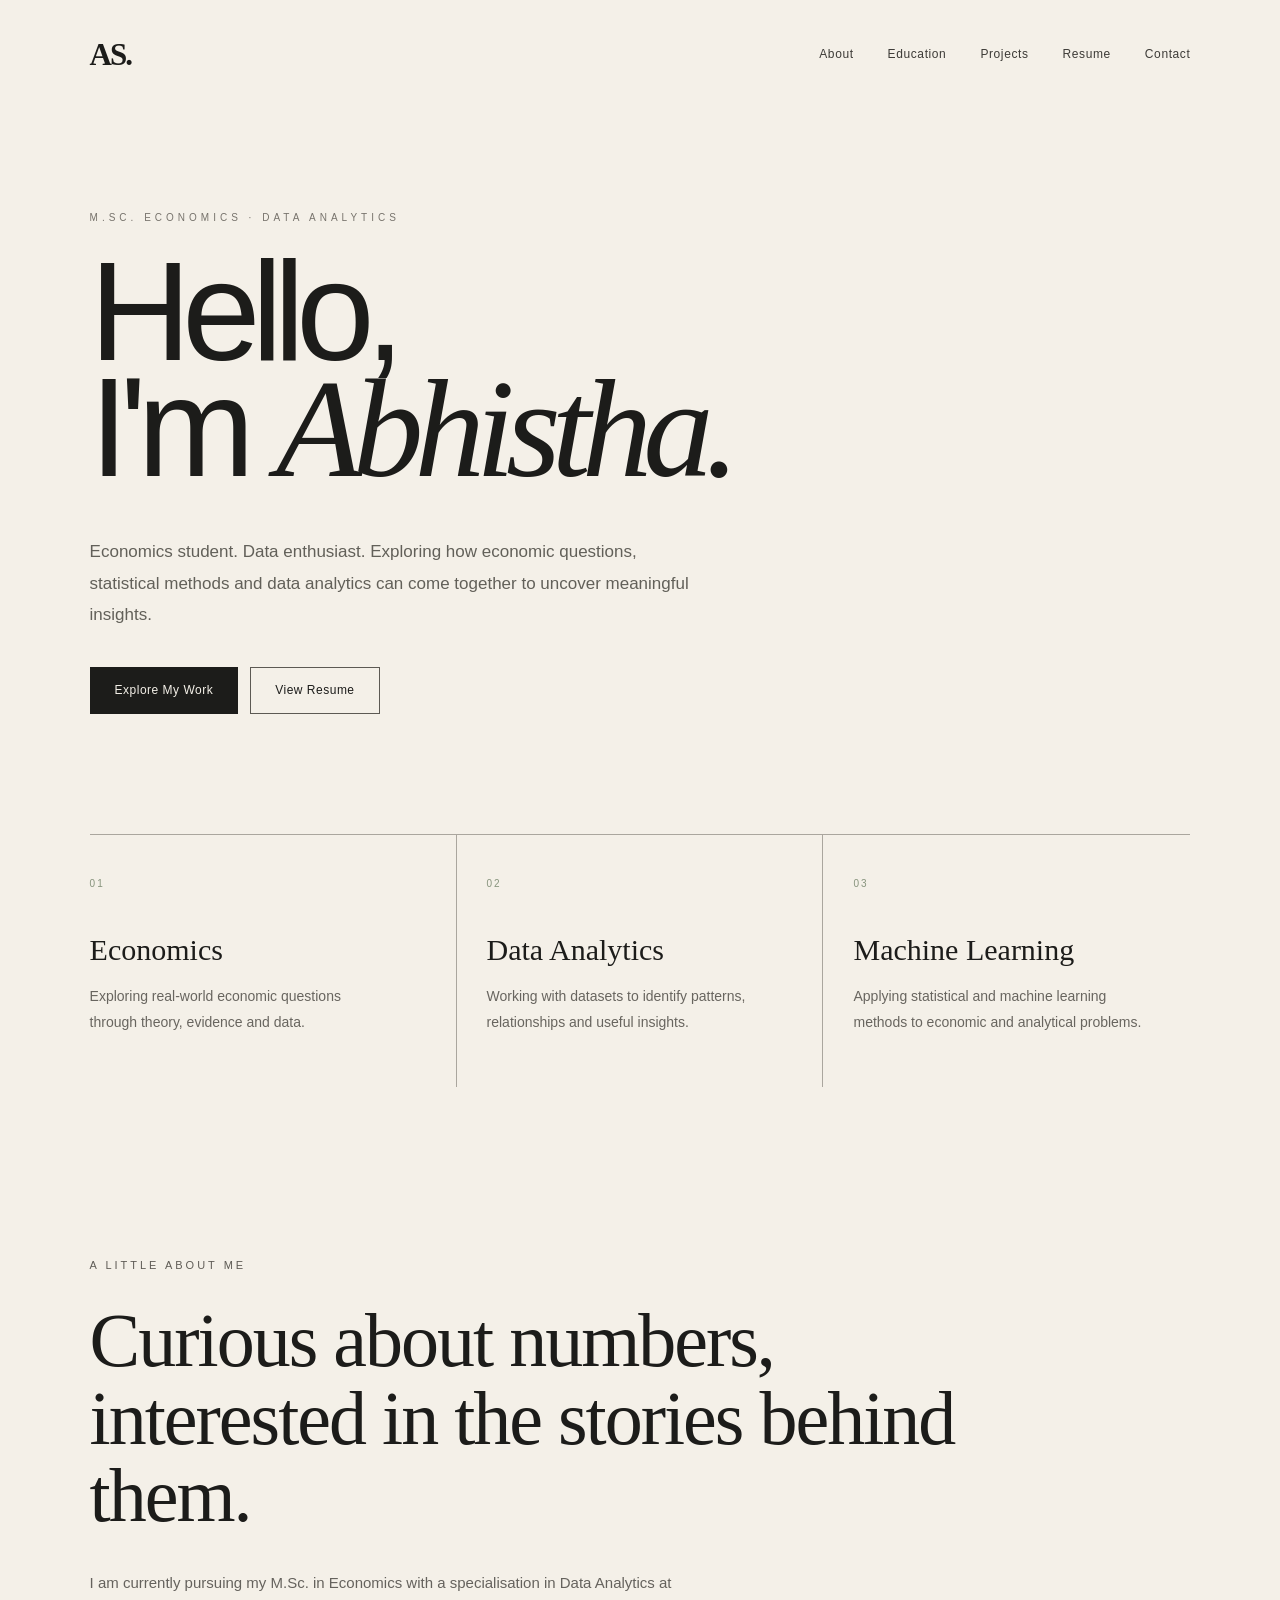
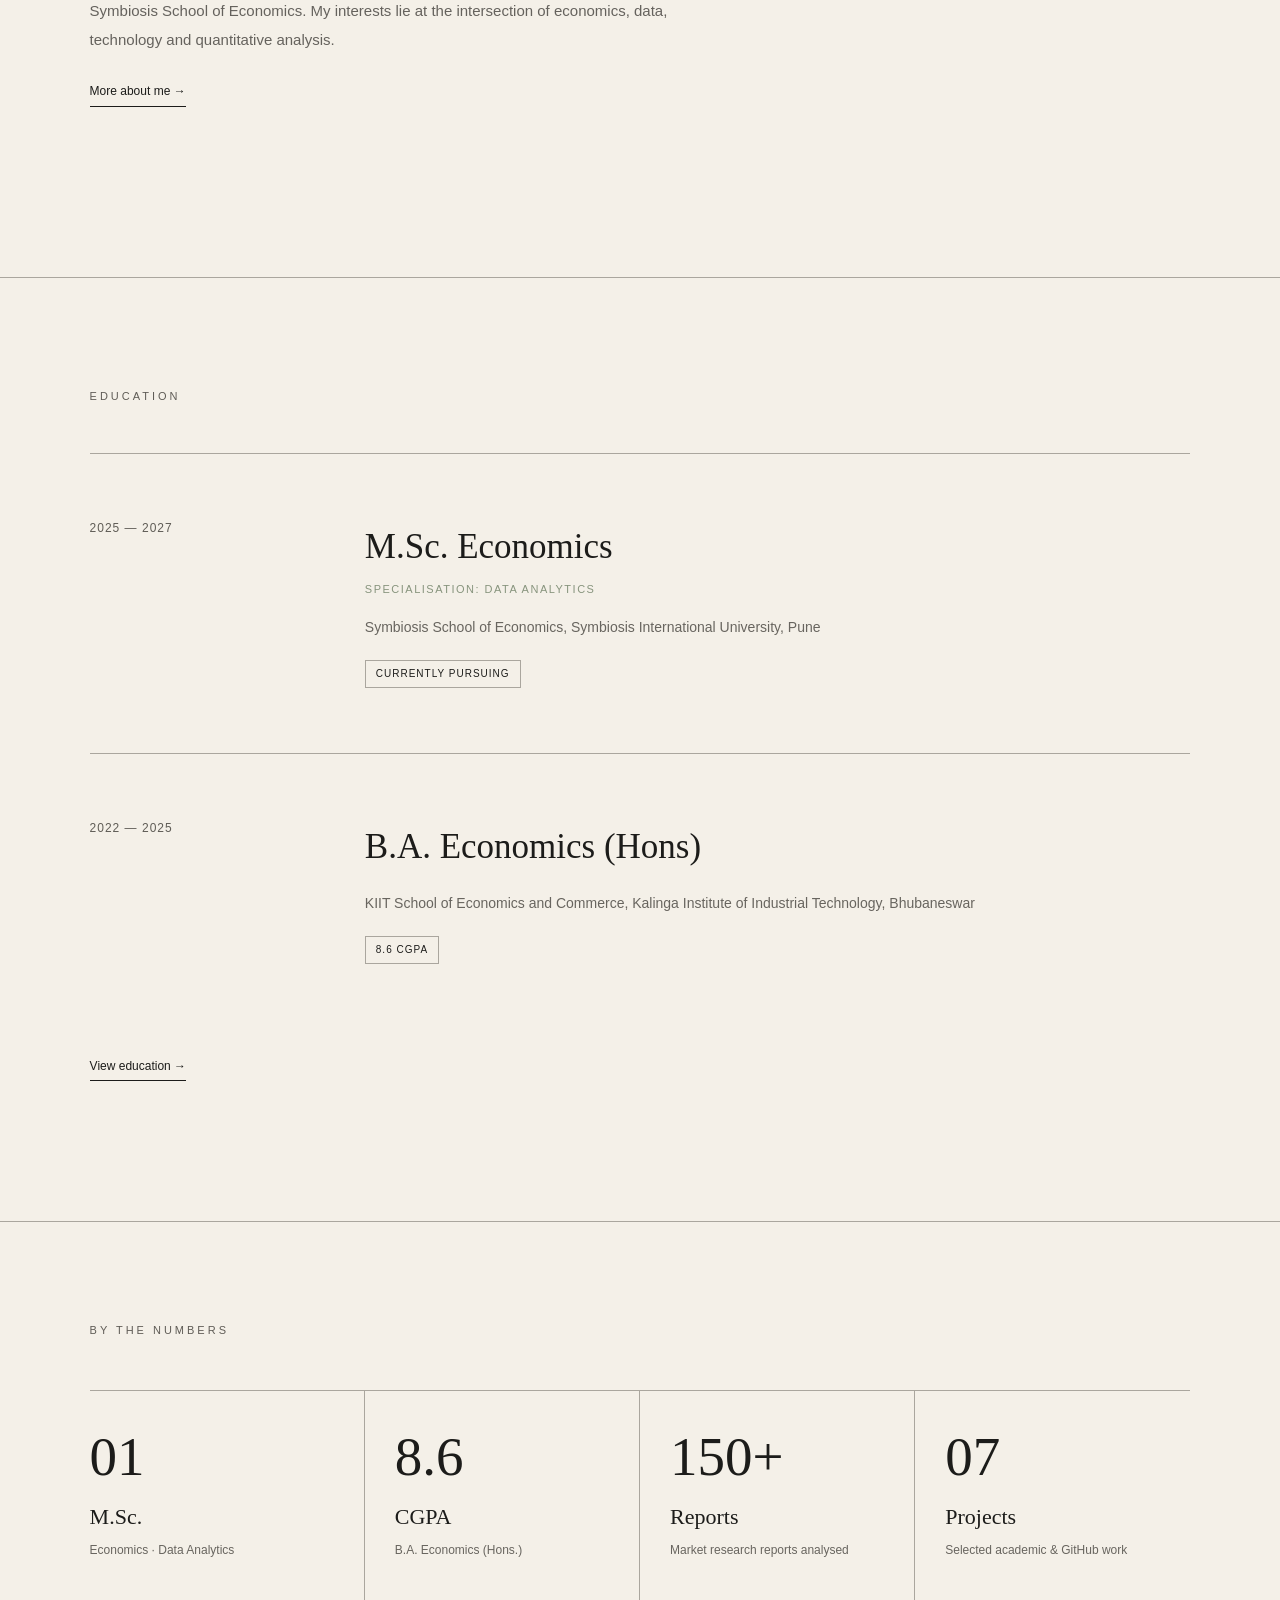
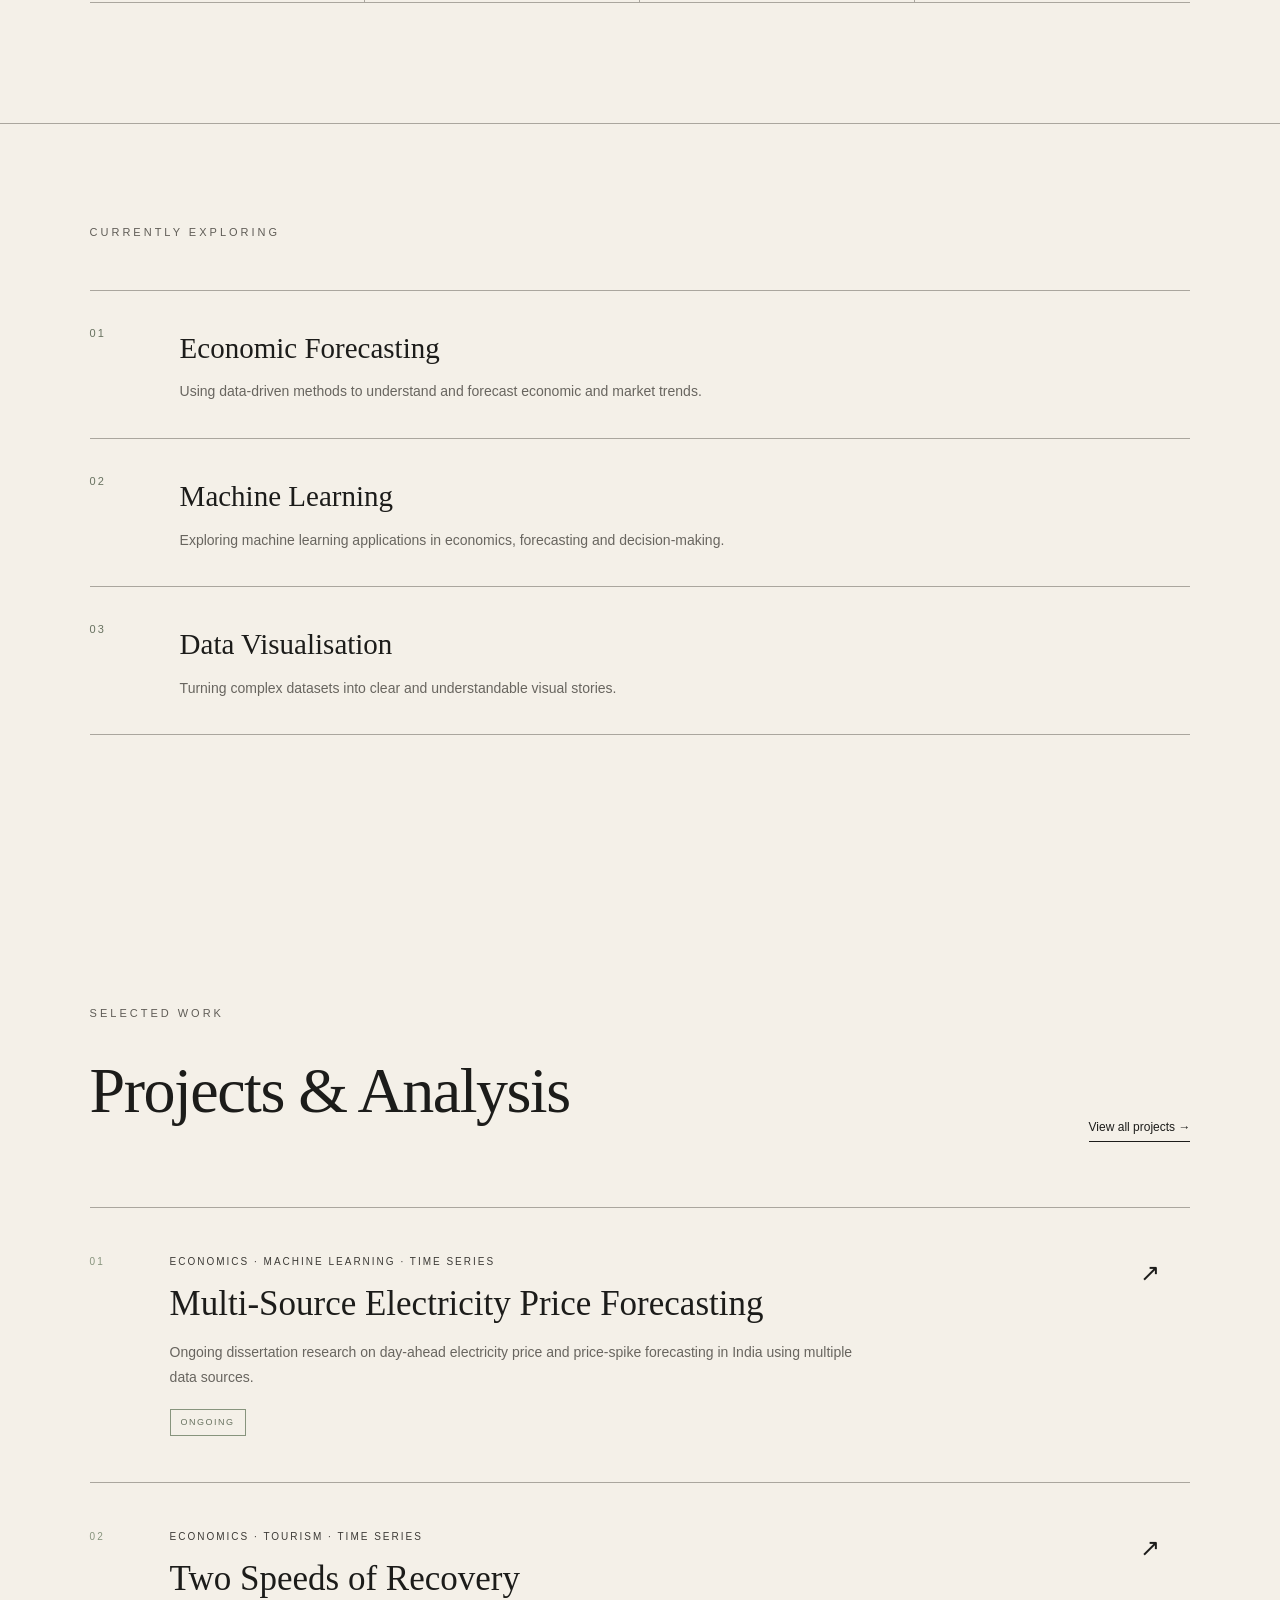
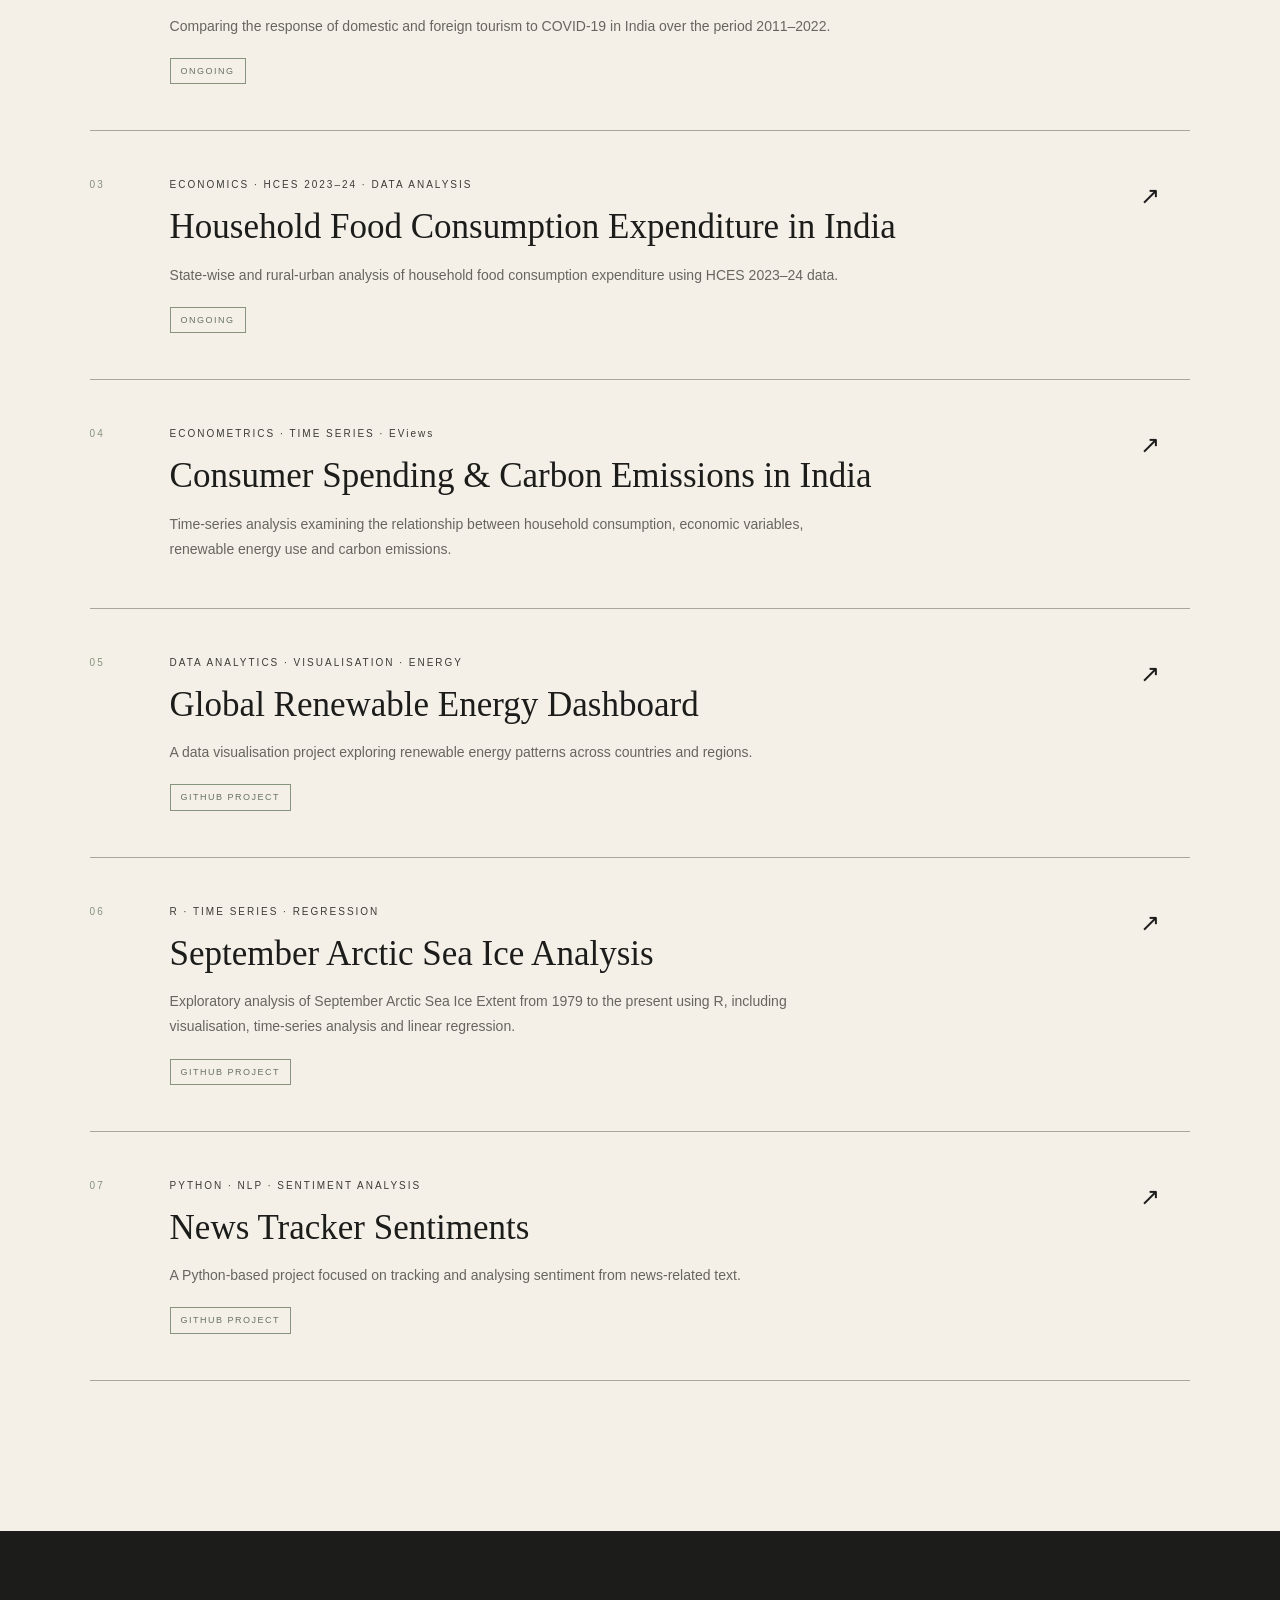
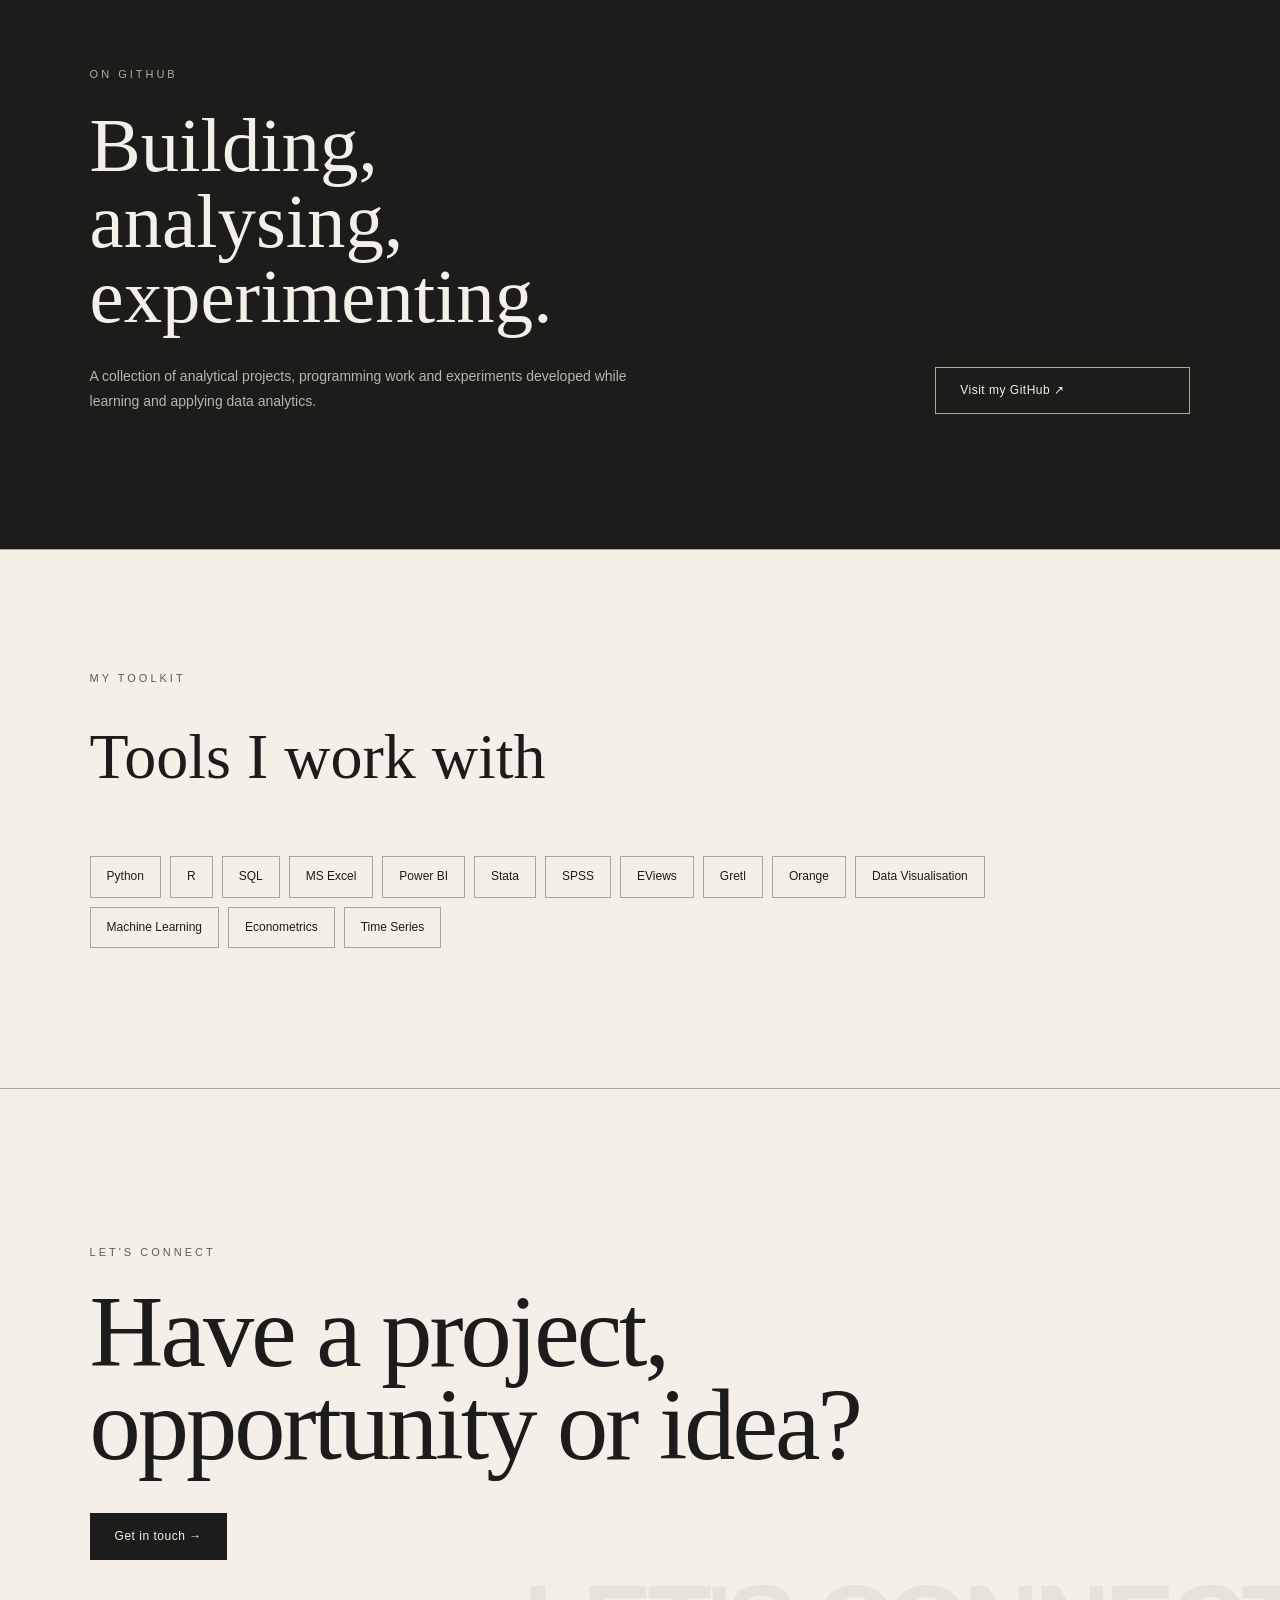
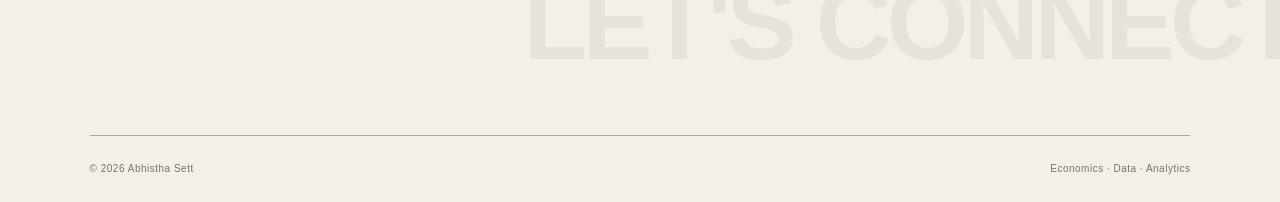
<file: index.html>
<!DOCTYPE html>
<html lang="en">

<head>

    <meta charset="UTF-8">

    <meta name="viewport" content="width=device-width, initial-scale=1.0">

    <title>Abhistha Sett | Economics & Data Analytics</title>

    <link rel="stylesheet" href="css/style.css">

</head>


<body>


    <!-- =========================
         NAVIGATION
    ========================== -->

    <header>

        <nav>

            <a href="index.html" class="logo">
                AS.
            </a>

            <div class="nav-links">

                <a href="about.html">About</a>

                <a href="education.html">Education</a>

                <a href="projects.html">Projects</a>

                <a href="resume.html">Resume</a>

                <a href="contact.html">Contact</a>

            </div>

        </nav>

    </header>



    <!-- =========================
         HERO
    ========================== -->

    <main>

        <section class="hero">

            <p class="eyebrow">
                M.SC. ECONOMICS · DATA ANALYTICS
            </p>


            <h1>
                Hello,<br>
                I'm <span>Abhistha.</span>
            </h1>


            <p class="hero-text">

                Economics student. Data enthusiast.

                Exploring how economic questions,
                statistical methods and data analytics
                can come together to uncover meaningful insights.

            </p>


            <div class="hero-buttons">

                <a href="projects.html" class="btn">
                    Explore My Work
                </a>

                <a href="resume.html" class="btn-outline">
                    View Resume
                </a>

            </div>

        </section>



        <!-- =========================
             FOCUS AREAS
        ========================== -->

        <section class="focus-section">

            <div class="focus-card">

                <span>01</span>

                <h2>
                    Economics
                </h2>

                <p>
                    Exploring real-world economic questions
                    through theory, evidence and data.
                </p>

            </div>


            <div class="focus-card">

                <span>02</span>

                <h2>
                    Data Analytics
                </h2>

                <p>
                    Working with datasets to identify
                    patterns, relationships and useful insights.
                </p>

            </div>


            <div class="focus-card">

                <span>03</span>

                <h2>
                    Machine Learning
                </h2>

                <p>
                    Applying statistical and machine learning
                    methods to economic and analytical problems.
                </p>

            </div>

        </section>



        <!-- =========================
             ABOUT
        ========================== -->

        <section class="home-about">

            <p class="section-label">
                A LITTLE ABOUT ME
            </p>


            <h2>
                Curious about numbers,
                interested in the stories
                behind them.
            </h2>


            <p class="about-preview-text">

                I am currently pursuing my M.Sc. in Economics
                with a specialisation in Data Analytics at
                Symbiosis School of Economics.

                My interests lie at the intersection of
                economics, data, technology and quantitative
                analysis.

            </p>


            <a href="about.html" class="text-link">
                More about me →
            </a>

        </section>



        <!-- =========================
             EDUCATION
        ========================== -->

        <section class="education-preview">

            <p class="section-label">
                EDUCATION
            </p>


            <div class="education-item">

                <div class="education-year">
                    2025 — 2027
                </div>


                <div class="education-content">

                    <h3>
                        M.Sc. Economics
                    </h3>

                    <p class="education-specialisation">
                        Specialisation: Data Analytics
                    </p>

                    <p>
                        Symbiosis School of Economics,
                        Symbiosis International University,
                        Pune
                    </p>

                    <span>
                        Currently pursuing
                    </span>

                </div>

            </div>


            <div class="education-item">

                <div class="education-year">
                    2022 — 2025
                </div>


                <div class="education-content">

                    <h3>
                        B.A. Economics (Hons)
                    </h3>

                    <p>
                        KIIT School of Economics and Commerce,
                        Kalinga Institute of Industrial Technology,
                        Bhubaneswar
                    </p>

                    <span>
                        8.6 CGPA
                    </span>

                </div>

            </div>


            <a href="education.html" class="text-link">
                View education →
            </a>

        </section>



        <!-- =========================
             BY THE NUMBERS
        ========================== -->

        <section class="numbers-section">

            <p class="section-label">
                BY THE NUMBERS
            </p>


            <div class="numbers-grid">


                <div class="number-card">

                    <strong>
                        01
                    </strong>

                    <h3>
                        M.Sc.
                    </h3>

                    <p>
                        Economics · Data Analytics
                    </p>

                </div>


                <div class="number-card">

                    <strong>
                        8.6
                    </strong>

                    <h3>
                        CGPA
                    </h3>

                    <p>
                        B.A. Economics (Hons.)
                    </p>

                </div>


                <div class="number-card">

                    <strong>
                        150+
                    </strong>

                    <h3>
                        Reports
                    </h3>

                    <p>
                        Market research reports analysed
                    </p>

                </div>


                <div class="number-card">

                    <strong>
                        07
                    </strong>

                    <h3>
                        Projects
                    </h3>

                    <p>
                        Selected academic & GitHub work
                    </p>

                </div>


            </div>

        </section>



        <!-- =========================
             CURRENTLY EXPLORING
        ========================== -->

        <section class="exploring-section">

            <p class="section-label">
                CURRENTLY EXPLORING
            </p>


            <div class="exploring-list">


                <div class="exploring-item">

                    <span>01</span>

                    <div>

                        <h3>
                            Economic Forecasting
                        </h3>

                        <p>
                            Using data-driven methods to
                            understand and forecast economic
                            and market trends.
                        </p>

                    </div>

                </div>


                <div class="exploring-item">

                    <span>02</span>

                    <div>

                        <h3>
                            Machine Learning
                        </h3>

                        <p>
                            Exploring machine learning
                            applications in economics,
                            forecasting and decision-making.
                        </p>

                    </div>

                </div>


                <div class="exploring-item">

                    <span>03</span>

                    <div>

                        <h3>
                            Data Visualisation
                        </h3>

                        <p>
                            Turning complex datasets into
                            clear and understandable visual
                            stories.
                        </p>

                    </div>

                </div>


            </div>

        </section>



        <!-- =========================
             PROJECTS
        ========================== -->

        <section class="project-preview">


            <div class="project-heading">

                <div>

                    <p class="section-label">
                        SELECTED WORK
                    </p>

                    <h2>
                        Projects & Analysis
                    </h2>

                </div>


                <a href="projects.html" class="text-link">
                    View all projects →
                </a>

            </div>



            <!-- PROJECT 01 -->

            <div class="project-card">

                <span class="project-number">
                    01
                </span>


                <div class="project-content">

                    <p class="project-category">
                        ECONOMICS · MACHINE LEARNING · TIME SERIES
                    </p>

                    <h3>
                        Multi-Source Electricity
                        Price Forecasting
                    </h3>

                    <p>
                        Ongoing dissertation research on
                        day-ahead electricity price and
                        price-spike forecasting in India
                        using multiple data sources.
                    </p>

                    <span class="project-status">
                        Ongoing
                    </span>

                </div>


                <span class="project-arrow">
                    ↗
                </span>

            </div>



            <!-- PROJECT 02 -->

            <div class="project-card">

                <span class="project-number">
                    02
                </span>


                <div class="project-content">

                    <p class="project-category">
                        ECONOMICS · TOURISM · TIME SERIES
                    </p>

                    <h3>
                        Two Speeds of Recovery
                    </h3>

                    <p>
                        Comparing the response of domestic
                        and foreign tourism to COVID-19 in
                        India over the period 2011–2022.
                    </p>

                    <span class="project-status">
                        Ongoing
                    </span>

                </div>


                <span class="project-arrow">
                    ↗
                </span>

            </div>



            <!-- PROJECT 03 -->

            <div class="project-card">

                <span class="project-number">
                    03
                </span>


                <div class="project-content">

                    <p class="project-category">
                        ECONOMICS · HCES 2023–24 · DATA ANALYSIS
                    </p>

                    <h3>
                        Household Food Consumption
                        Expenditure in India
                    </h3>

                    <p>
                        State-wise and rural-urban analysis
                        of household food consumption
                        expenditure using HCES 2023–24 data.
                    </p>

                    <span class="project-status">
                        Ongoing
                    </span>

                </div>


                <span class="project-arrow">
                    ↗
                </span>

            </div>



            <!-- PROJECT 04 -->

            <div class="project-card">

                <span class="project-number">
                    04
                </span>


                <div class="project-content">

                    <p class="project-category">
                        ECONOMETRICS · TIME SERIES · EViews
                    </p>

                    <h3>
                        Consumer Spending &
                        Carbon Emissions in India
                    </h3>

                    <p>
                        Time-series analysis examining the
                        relationship between household
                        consumption, economic variables,
                        renewable energy use and carbon emissions.
                    </p>

                </div>


                <span class="project-arrow">
                    ↗
                </span>

            </div>



            <!-- PROJECT 05 -->

            <div class="project-card">

                <span class="project-number">
                    05
                </span>


                <div class="project-content">

                    <p class="project-category">
                        DATA ANALYTICS · VISUALISATION · ENERGY
                    </p>

                    <h3>
                        Global Renewable Energy Dashboard
                    </h3>

                    <p>
                        A data visualisation project exploring
                        renewable energy patterns across
                        countries and regions.
                    </p>

                    <span class="github-tag">
                        GitHub Project
                    </span>

                </div>


                <span class="project-arrow">
                    ↗
                </span>

            </div>



            <!-- PROJECT 06 -->

            <div class="project-card">

                <span class="project-number">
                    06
                </span>


                <div class="project-content">

                    <p class="project-category">
                        R · TIME SERIES · REGRESSION
                    </p>

                    <h3>
                        September Arctic Sea Ice Analysis
                    </h3>

                    <p>
                        Exploratory analysis of September
                        Arctic Sea Ice Extent from 1979 to
                        the present using R, including
                        visualisation, time-series analysis
                        and linear regression.
                    </p>

                    <span class="github-tag">
                        GitHub Project
                    </span>

                </div>


                <span class="project-arrow">
                    ↗
                </span>

            </div>



            <!-- PROJECT 07 -->

            <div class="project-card">

                <span class="project-number">
                    07
                </span>


                <div class="project-content">

                    <p class="project-category">
                        PYTHON · NLP · SENTIMENT ANALYSIS
                    </p>

                    <h3>
                        News Tracker Sentiments
                    </h3>

                    <p>
                        A Python-based project focused on
                        tracking and analysing sentiment
                        from news-related text.
                    </p>

                    <span class="github-tag">
                        GitHub Project
                    </span>

                </div>


                <span class="project-arrow">
                    ↗
                </span>

            </div>


        </section>



        <!-- =========================
             GITHUB
        ========================== -->

        <section class="github-preview">

            <div>

                <p class="section-label">
                    ON GITHUB
                </p>


                <h2>
                    Building,<br>
                    analysing,<br>
                    experimenting.
                </h2>


                <p>
                    A collection of analytical projects,
                    programming work and experiments
                    developed while learning and applying
                    data analytics.
                </p>

            </div>


            <a href="https://github.com/AbhisthaSett"
               target="_blank"
               class="btn-outline">

                Visit my GitHub ↗

            </a>

        </section>



        <!-- =========================
             TOOLKIT
        ========================== -->

        <section class="skills-section">

            <p class="section-label">
                MY TOOLKIT
            </p>


            <h2>
                Tools I work with
            </h2>


            <div class="skills-list">

                <span>Python</span>

                <span>R</span>

                <span>SQL</span>

                <span>MS Excel</span>

                <span>Power BI</span>

                <span>Stata</span>

                <span>SPSS</span>

                <span>EViews</span>

                <span>Gretl</span>

                <span>Orange</span>

                <span>Data Visualisation</span>

                <span>Machine Learning</span>

                <span>Econometrics</span>

                <span>Time Series</span>

            </div>

        </section>



        <!-- =========================
             CONTACT
        ========================== -->

        <section class="contact-preview">

            <p class="section-label">
                LET'S CONNECT
            </p>


            <h2>
                Have a project,<br>
                opportunity or idea?
            </h2>


            <a href="contact.html" class="btn">
                Get in touch →
            </a>

        </section>


    </main>



    <!-- =========================
         FOOTER
    ========================== -->

    <footer>

        <p>
            © 2026 Abhistha Sett
        </p>

        <p>
            Economics · Data · Analytics
        </p>

    </footer>


</body>

</html>
</file>
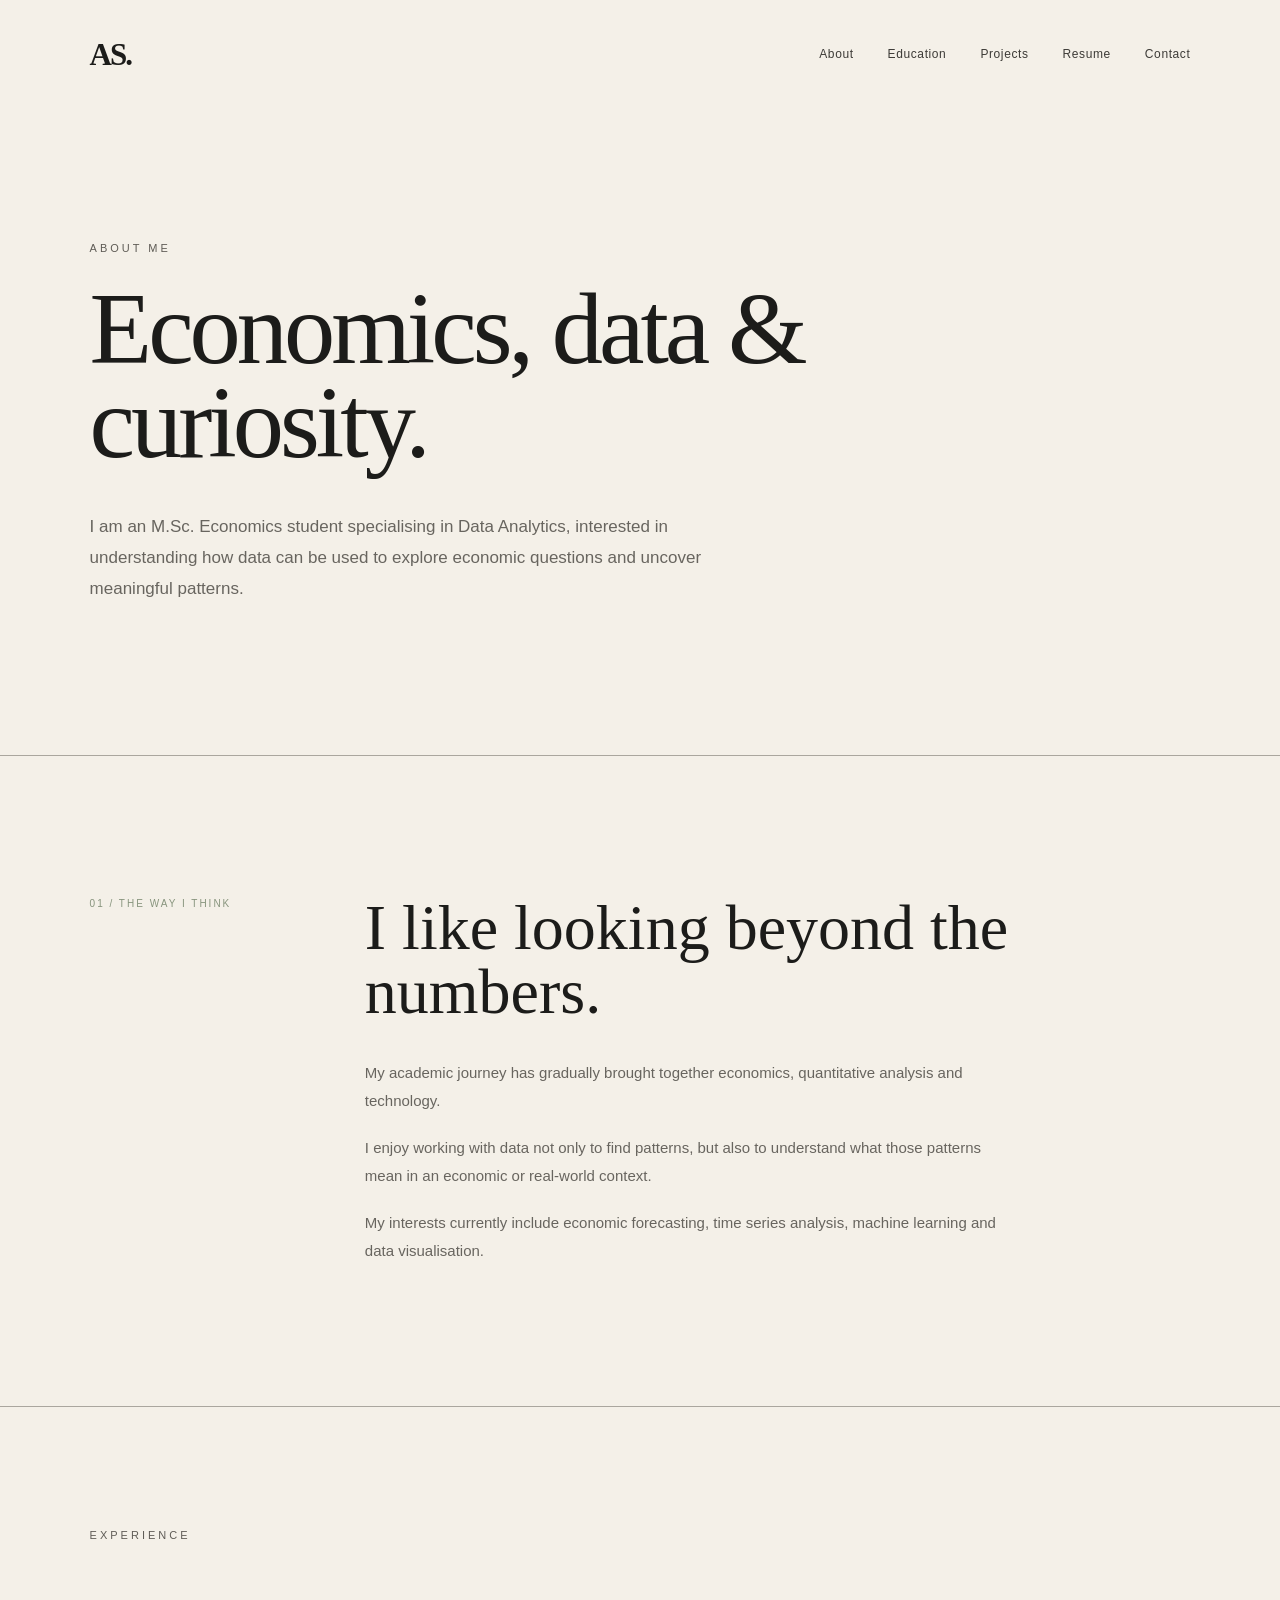
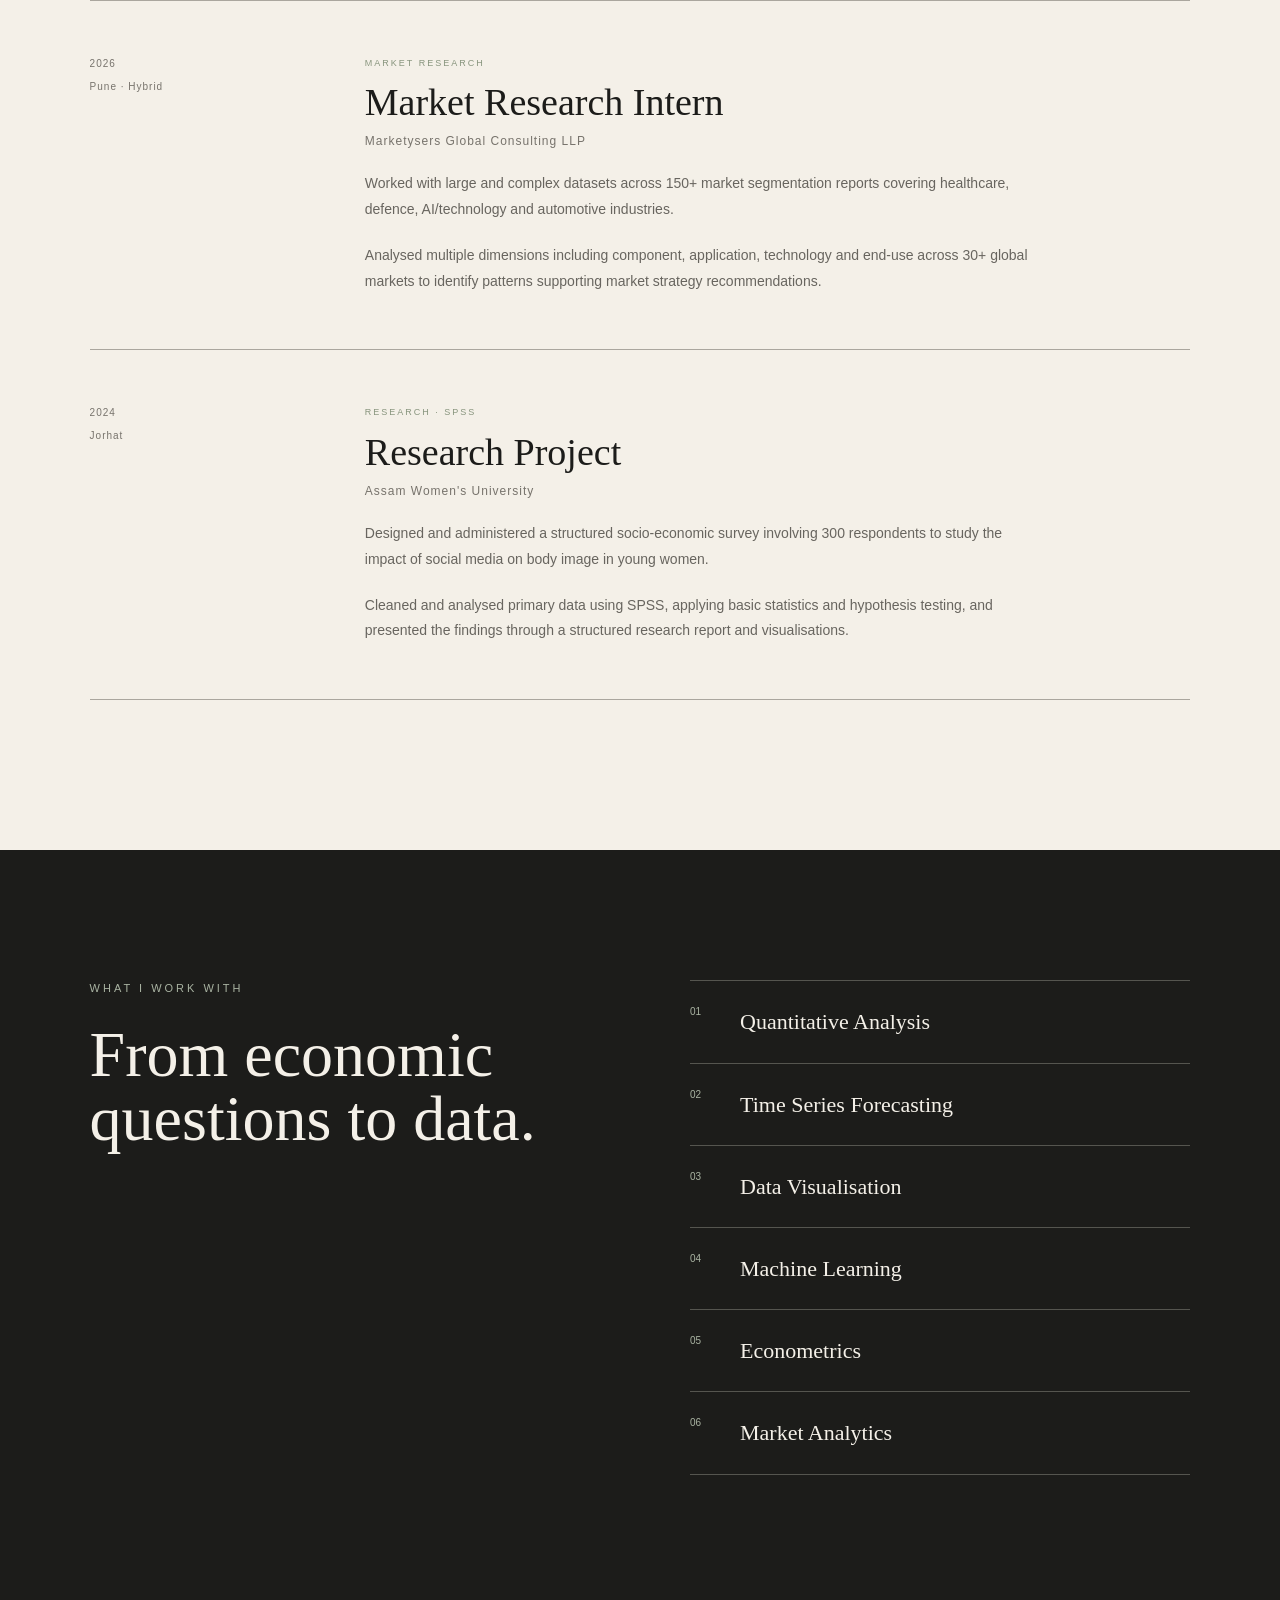
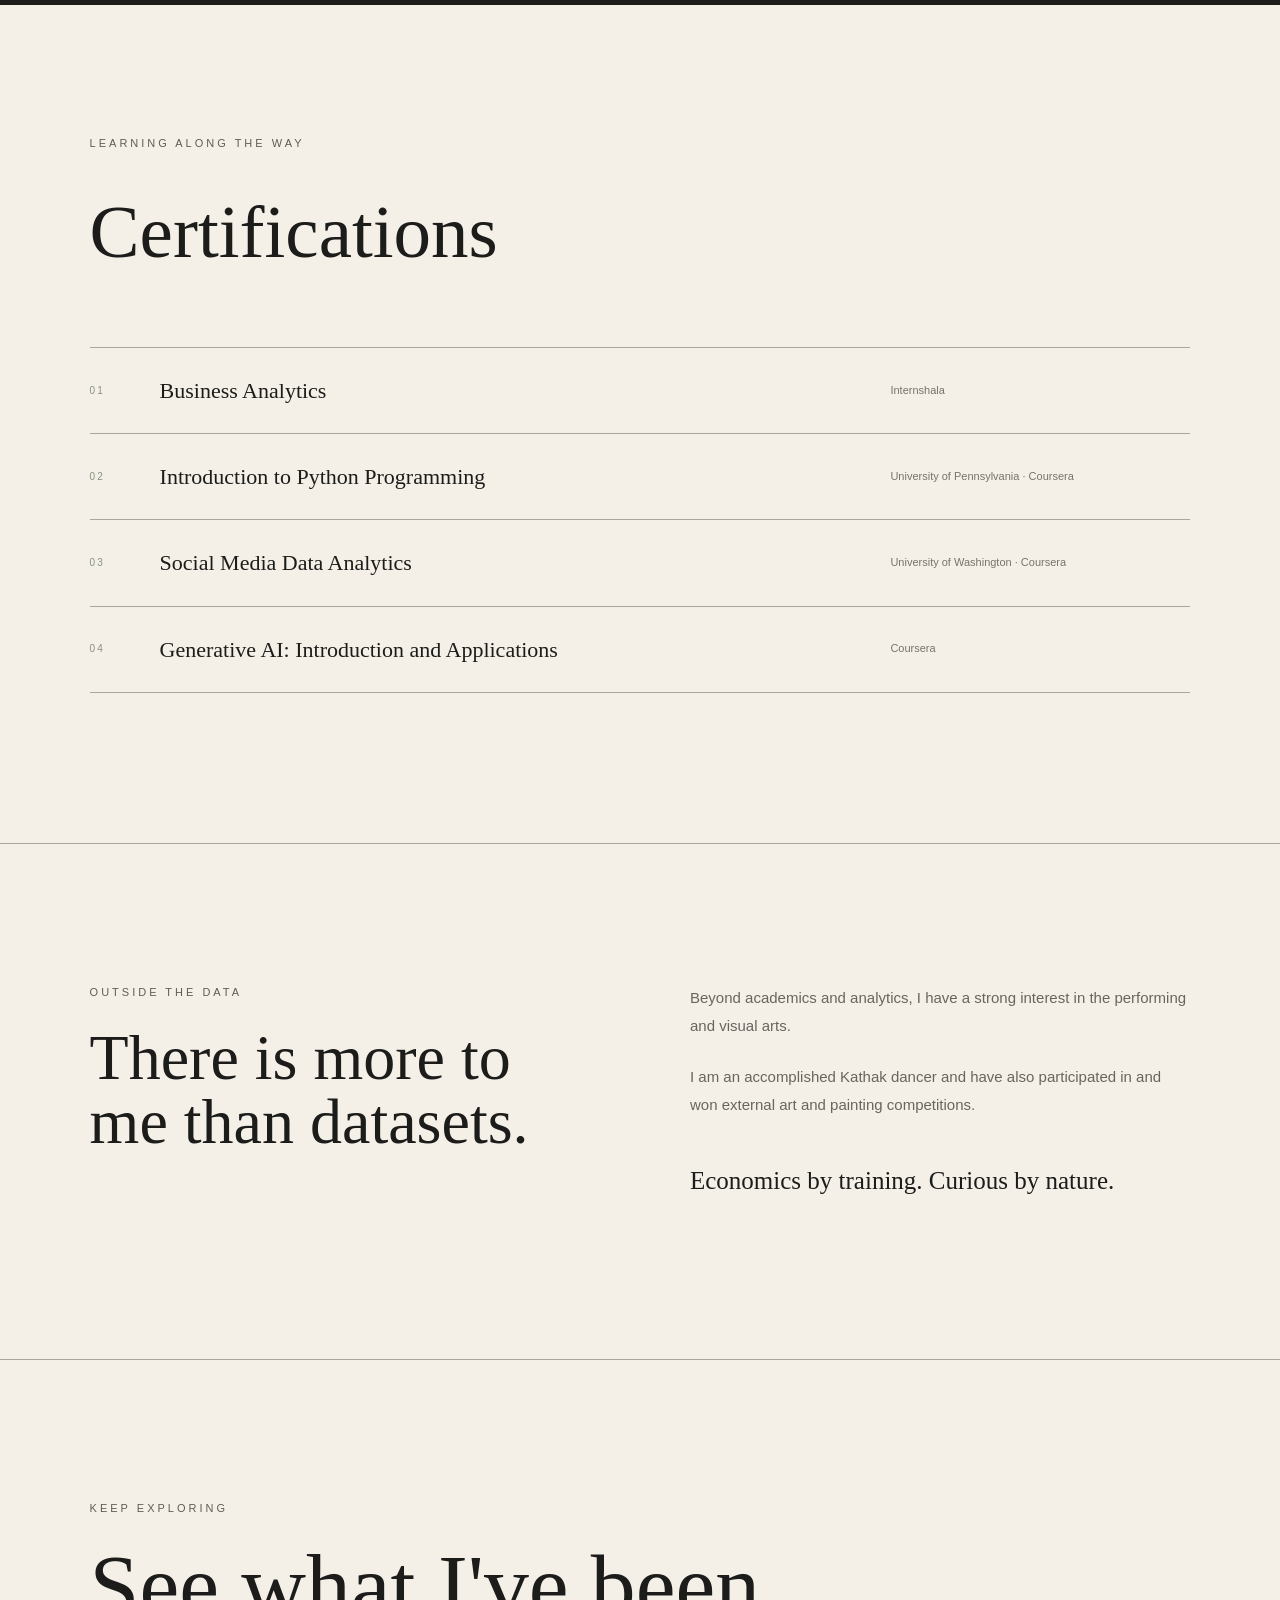
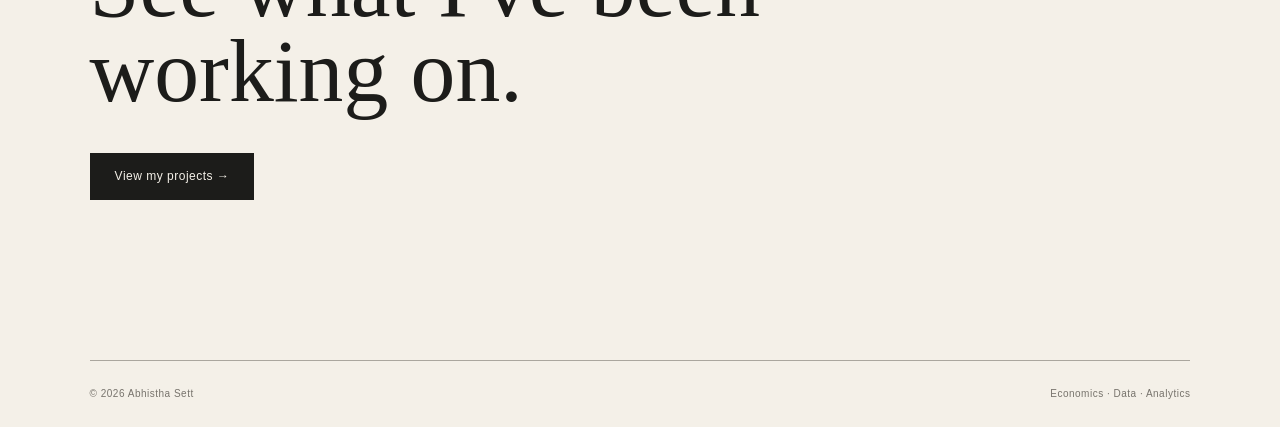
<file: about.html>
<!DOCTYPE html>
<html lang="en">

<head>

    <meta charset="UTF-8">

    <meta name="viewport" content="width=device-width, initial-scale=1.0">

    <title>About | Abhistha Sett</title>

    <link rel="stylesheet" href="css/style.css">

</head>


<body>


    <!-- =========================
         NAVIGATION
    ========================== -->

    <header>

        <nav>

            <a href="index.html" class="logo">
                AS.
            </a>

            <div class="nav-links">

                <a href="about.html">About</a>

                <a href="education.html">Education</a>

                <a href="projects.html">Projects</a>

                <a href="resume.html">Resume</a>

                <a href="contact.html">Contact</a>

            </div>

        </nav>

    </header>



    <!-- =========================
         ABOUT HERO
    ========================== -->

    <main>

        <section class="page-hero">

            <p class="section-label">
                ABOUT ME
            </p>

            <h1>
                Economics,
                data & curiosity.
            </h1>

            <p class="page-intro">

                I am an M.Sc. Economics student specialising
                in Data Analytics, interested in understanding
                how data can be used to explore economic
                questions and uncover meaningful patterns.

            </p>

        </section>



        <!-- =========================
             INTRODUCTION
        ========================== -->

        <section class="about-story">

            <div class="story-label">
                01 / THE WAY I THINK
            </div>


            <div class="story-content">

                <h2>
                    I like looking beyond
                    the numbers.
                </h2>

                <p>
                    My academic journey has gradually brought
                    together economics, quantitative analysis
                    and technology.
                </p>

                <p>
                    I enjoy working with data not only to find
                    patterns, but also to understand what those
                    patterns mean in an economic or real-world
                    context.
                </p>

                <p>
                    My interests currently include economic
                    forecasting, time series analysis, machine
                    learning and data visualisation.
                </p>

            </div>

        </section>



        <!-- =========================
             EXPERIENCE
        ========================== -->

        <section class="experience-section">

            <p class="section-label">
                EXPERIENCE
            </p>


            <div class="experience-list">


                <!-- EXPERIENCE 01 -->

                <div class="experience-item">

                    <div class="experience-meta">

                        <span>
                            2026
                        </span>

                        <span>
                            Pune · Hybrid
                        </span>

                    </div>


                    <div class="experience-content">

                        <p class="experience-type">
                            MARKET RESEARCH
                        </p>

                        <h2>
                            Market Research Intern
                        </h2>

                        <h3>
                            Marketysers Global Consulting LLP
                        </h3>

                        <p>
                            Worked with large and complex datasets
                            across 150+ market segmentation reports
                            covering healthcare, defence, AI/technology
                            and automotive industries.
                        </p>

                        <p>
                            Analysed multiple dimensions including
                            component, application, technology and
                            end-use across 30+ global markets to
                            identify patterns supporting market
                            strategy recommendations.
                        </p>

                    </div>

                </div>



                <!-- EXPERIENCE 02 -->

                <div class="experience-item">

                    <div class="experience-meta">

                        <span>
                            2024
                        </span>

                        <span>
                            Jorhat
                        </span>

                    </div>


                    <div class="experience-content">

                        <p class="experience-type">
                            RESEARCH · SPSS
                        </p>

                        <h2>
                            Research Project
                        </h2>

                        <h3>
                            Assam Women's University
                        </h3>

                        <p>
                            Designed and administered a structured
                            socio-economic survey involving 300
                            respondents to study the impact of social
                            media on body image in young women.
                        </p>

                        <p>
                            Cleaned and analysed primary data using
                            SPSS, applying basic statistics and
                            hypothesis testing, and presented the
                            findings through a structured research
                            report and visualisations.
                        </p>

                    </div>

                </div>


            </div>

        </section>



        <!-- =========================
             WHAT I WORK WITH
        ========================== -->

        <section class="about-tools">

            <div>

                <p class="section-label">
                    WHAT I WORK WITH
                </p>

                <h2>
                    From economic
                    questions to data.
                </h2>

            </div>


            <div class="about-tool-list">

                <div>
                    <span>01</span>
                    <h3>Quantitative Analysis</h3>
                </div>

                <div>
                    <span>02</span>
                    <h3>Time Series Forecasting</h3>
                </div>

                <div>
                    <span>03</span>
                    <h3>Data Visualisation</h3>
                </div>

                <div>
                    <span>04</span>
                    <h3>Machine Learning</h3>
                </div>

                <div>
                    <span>05</span>
                    <h3>Econometrics</h3>
                </div>

                <div>
                    <span>06</span>
                    <h3>Market Analytics</h3>
                </div>

            </div>

        </section>



        <!-- =========================
             CERTIFICATIONS
        ========================== -->

        <section class="certifications-section">

            <p class="section-label">
                LEARNING ALONG THE WAY
            </p>

            <h2>
                Certifications
            </h2>


            <div class="certification-list">

                <div class="certification-item">
                    <span>01</span>
                    <p>Business Analytics</p>
                    <small>Internshala</small>
                </div>


                <div class="certification-item">
                    <span>02</span>
                    <p>Introduction to Python Programming</p>
                    <small>University of Pennsylvania · Coursera</small>
                </div>


                <div class="certification-item">
                    <span>03</span>
                    <p>Social Media Data Analytics</p>
                    <small>University of Washington · Coursera</small>
                </div>


                <div class="certification-item">
                    <span>04</span>
                    <p>Generative AI: Introduction and Applications</p>
                    <small>Coursera</small>
                </div>

            </div>

        </section>



        <!-- =========================
             OUTSIDE THE DATA
        ========================== -->

        <section class="outside-data">

            <div class="outside-heading">

                <p class="section-label">
                    OUTSIDE THE DATA
                </p>

                <h2>
                    There is more to me
                    than datasets.
                </h2>

            </div>


            <div class="outside-content">

                <p>
                    Beyond academics and analytics, I have a
                    strong interest in the performing and visual
                    arts.
                </p>

                <p>
                    I am an accomplished Kathak dancer and have
                    also participated in and won external art
                    and painting competitions.
                </p>

                <p class="small-note">
                    Economics by training.
                    Curious by nature.
                </p>

            </div>

        </section>



        <!-- =========================
             ABOUT CTA
        ========================== -->

        <section class="about-cta">

            <p class="section-label">
                KEEP EXPLORING
            </p>

            <h2>
                See what I've
                been working on.
            </h2>

            <a href="projects.html" class="btn">
                View my projects →
            </a>

        </section>


    </main>



    <!-- =========================
         FOOTER
    ========================== -->

    <footer>

        <p>
            © 2026 Abhistha Sett
        </p>

        <p>
            Economics · Data · Analytics
        </p>

    </footer>


</body>

</html>
</file>
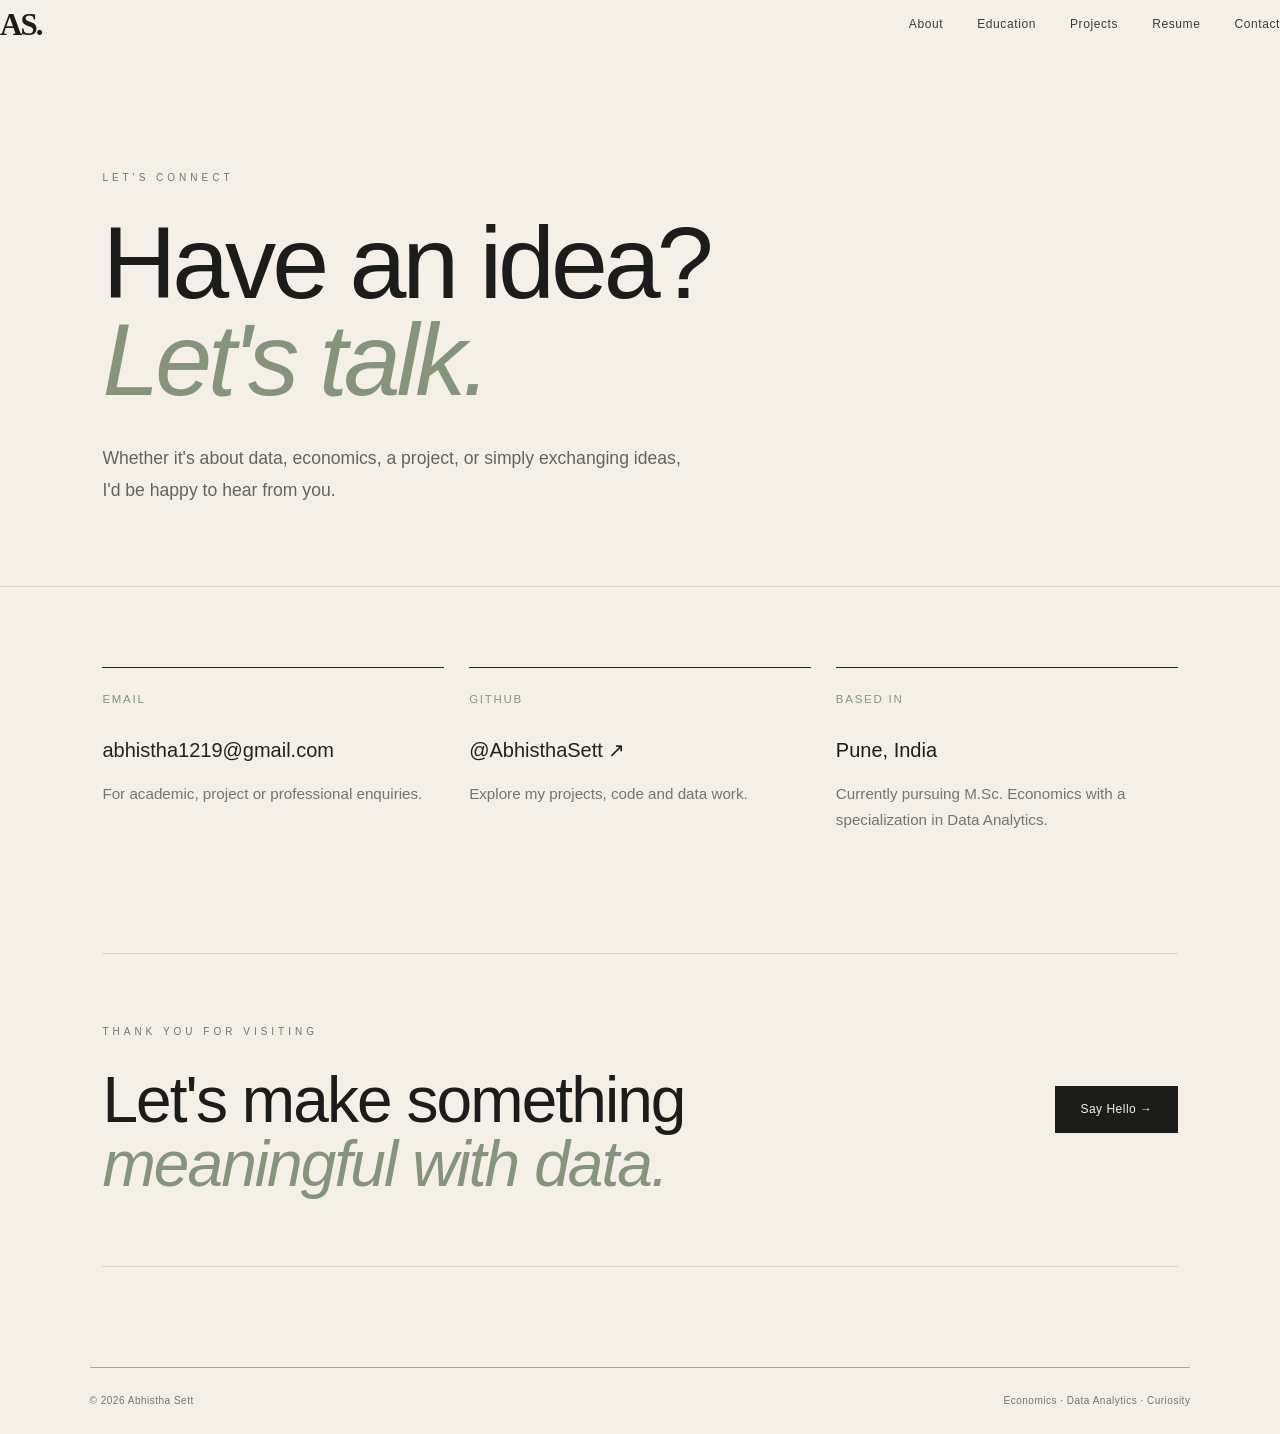
<file: contact.html>
<!DOCTYPE html>
<html lang="en">
<head>
    <meta charset="UTF-8">
    <meta name="viewport" content="width=device-width, initial-scale=1.0">

    <title>Contact | Abhistha Sett</title>

    <link rel="stylesheet" href="css/style.css">
</head>

<body>

    <!-- Navigation -->
    <nav class="navbar">
        <a href="index.html" class="logo">AS.</a>

        <div class="nav-links">
            <a href="about.html">About</a>
            <a href="education.html">Education</a>
            <a href="projects.html">Projects</a>
            <a href="resume.html">Resume</a>
            <a href="contact.html" class="active">Contact</a>
        </div>
    </nav>


    <!-- Contact Hero -->
    <section class="contact-hero">

        <p class="eyebrow">LET'S CONNECT</p>

        <h1>
            Have an idea?<br>
            <em>Let's talk.</em>
        </h1>

        <p class="contact-intro">
            Whether it's about data, economics, a project, or simply
            exchanging ideas, I'd be happy to hear from you.
        </p>

    </section>


    <!-- Contact Information -->
    <section class="contact-section">

        <div class="contact-grid">

            <!-- Email -->
            <div class="contact-card">
                <p class="contact-label">EMAIL</p>

                <h3>
                    <a href="mailto:abhistha1219@gmail.com">
                        abhistha1219@gmail.com
                    </a>
                </h3>

                <p>
                    For academic, project or professional enquiries.
                </p>
            </div>


            <!-- GitHub -->
            <div class="contact-card">
                <p class="contact-label">GITHUB</p>

                <h3>
                    <a href="https://github.com/AbhisthaSett"
                       target="_blank">
                        @AbhisthaSett ↗
                    </a>
                </h3>

                <p>
                    Explore my projects, code and data work.
                </p>
            </div>


            <!-- Location -->
            <div class="contact-card">
                <p class="contact-label">BASED IN</p>

                <h3>Pune, India</h3>

                <p>
                    Currently pursuing M.Sc. Economics with a
                    specialization in Data Analytics.
                </p>
            </div>

        </div>

    </section>


    <!-- Closing Section -->
    <section class="contact-closing">

        <div>
            <p class="eyebrow">THANK YOU FOR VISITING</p>

            <h2>
                Let's make something<br>
                <em>meaningful with data.</em>
            </h2>
        </div>

        <a href="mailto:abhistha1219@gmail.com" class="btn">
            Say Hello →
        </a>

    </section>


    <!-- Footer -->
    <footer class="footer">

        <p>© 2026 Abhistha Sett</p>

        <p>
            Economics · Data Analytics · Curiosity
        </p>

    </footer>

</body>
</html>
</file>
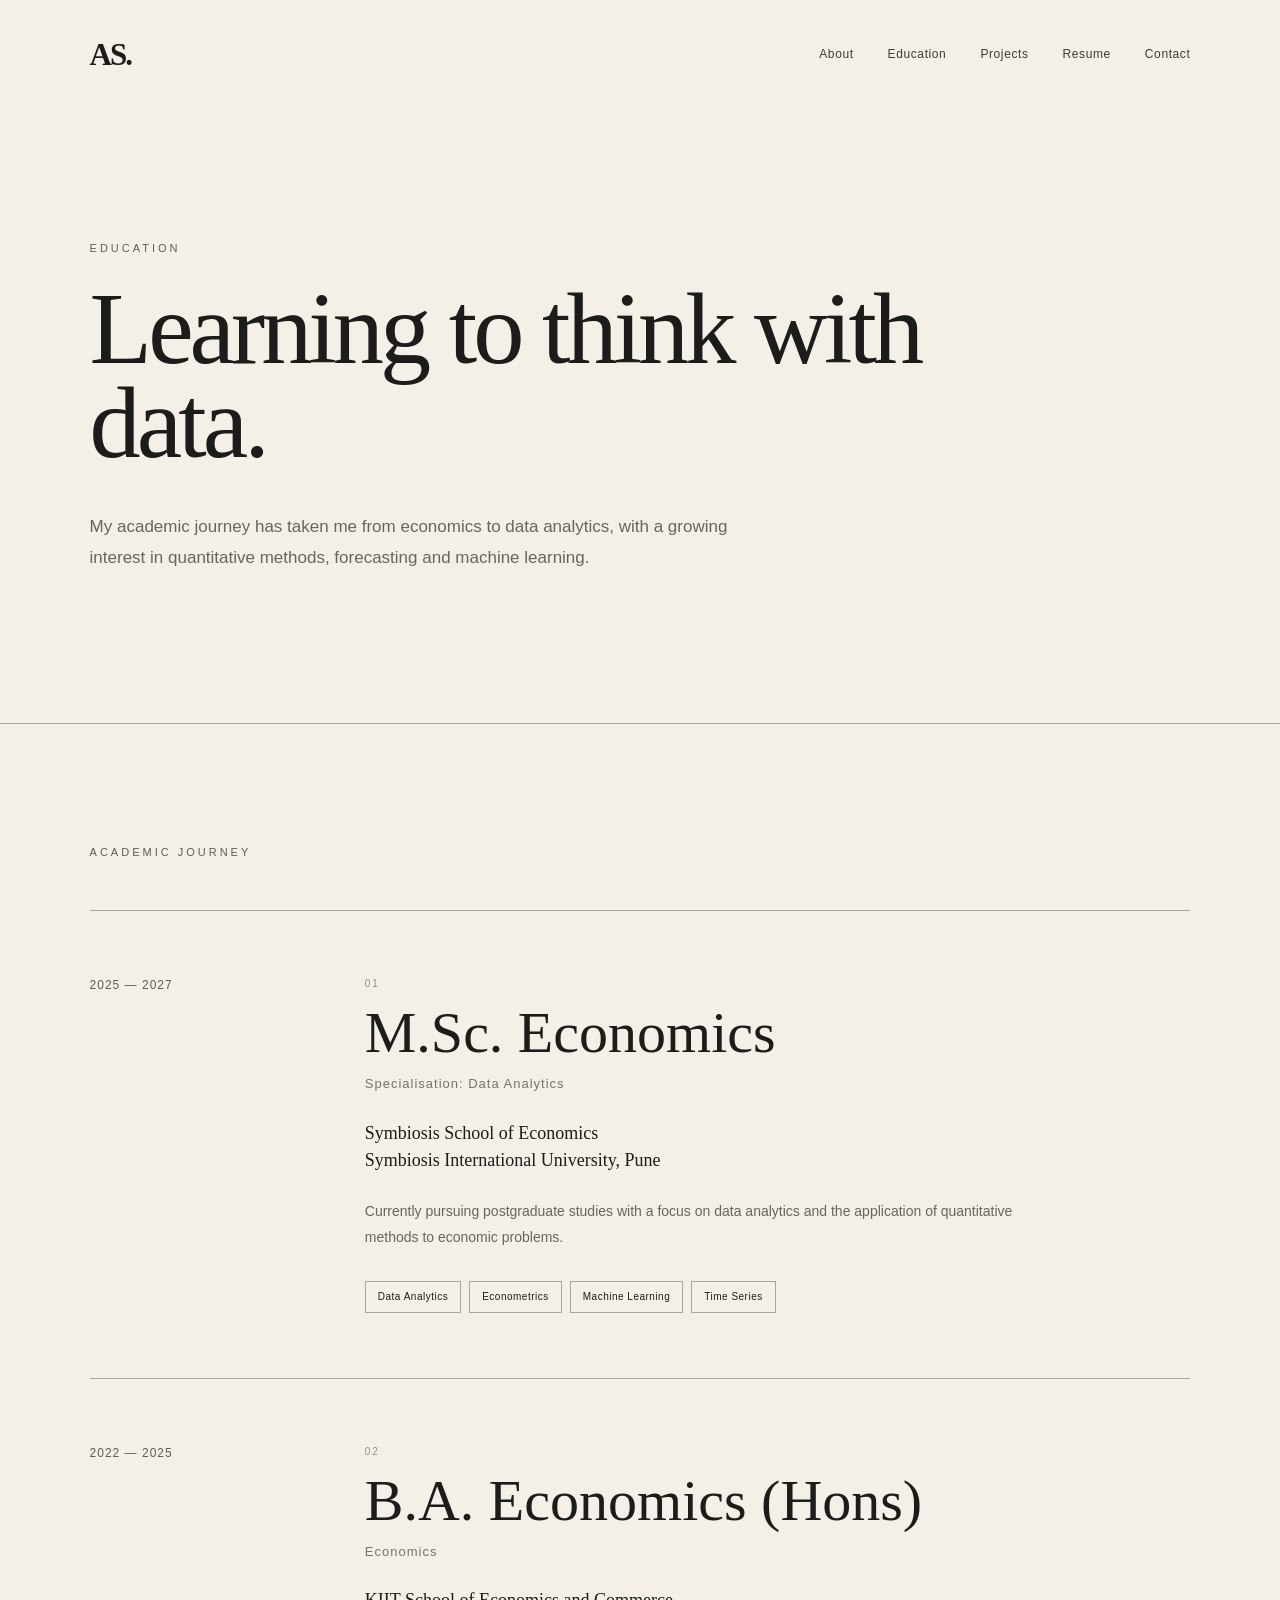
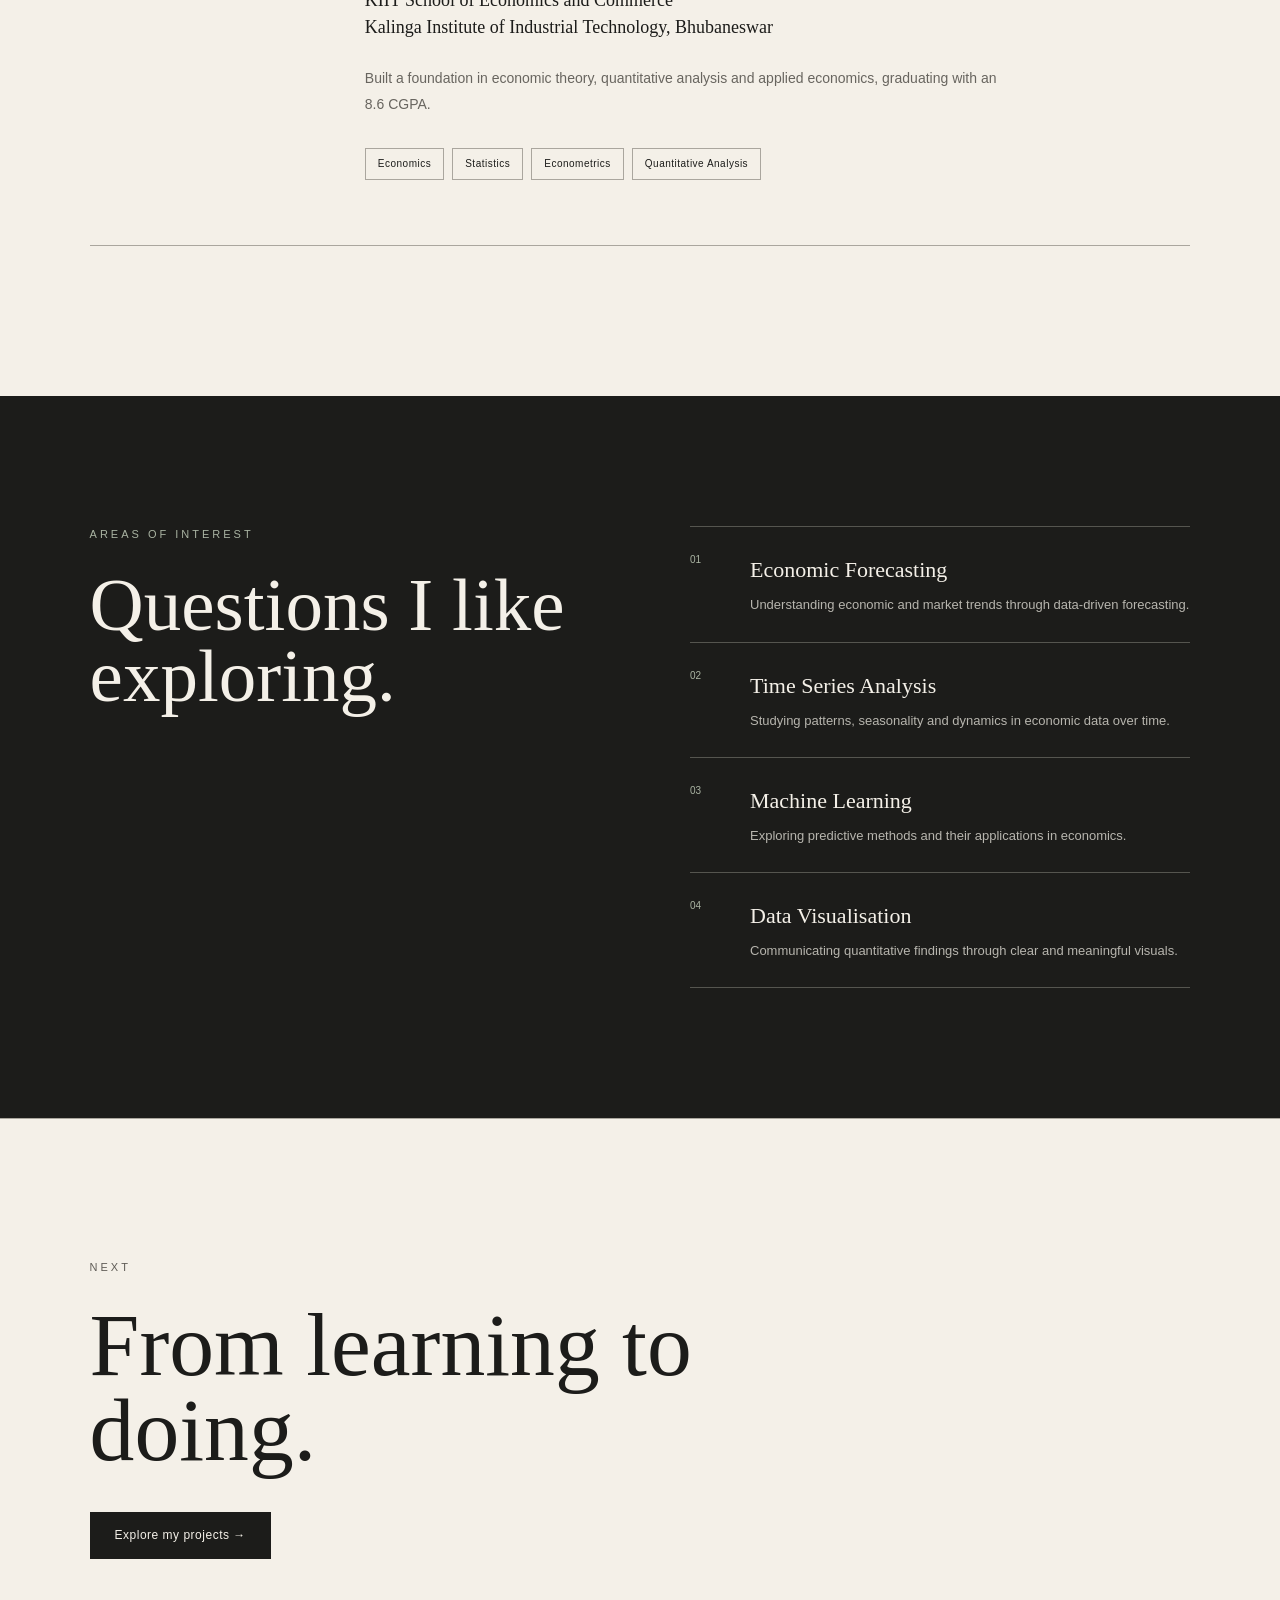
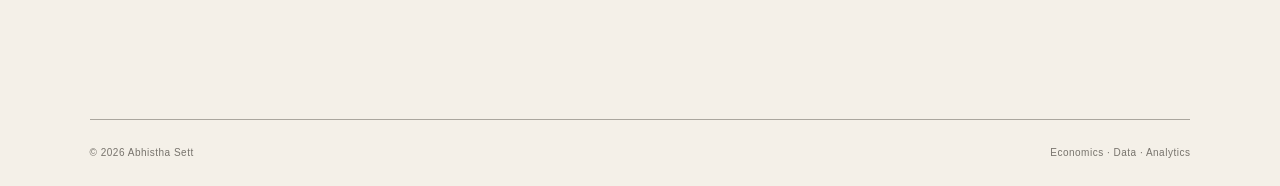
<file: education.html>
<!DOCTYPE html>
<html lang="en">

<head>

    <meta charset="UTF-8">

    <meta name="viewport" content="width=device-width, initial-scale=1.0">

    <title>Education | Abhistha Sett</title>

    <link rel="stylesheet" href="css/style.css">

</head>


<body>


    <!-- NAVIGATION -->

    <header>

        <nav>

            <a href="index.html" class="logo">
                AS.
            </a>

            <div class="nav-links">

                <a href="about.html">About</a>

                <a href="education.html">Education</a>

                <a href="projects.html">Projects</a>

                <a href="resume.html">Resume</a>

                <a href="contact.html">Contact</a>

            </div>

        </nav>

    </header>



    <main>


        <!-- EDUCATION HERO -->

        <section class="page-hero">

            <p class="section-label">
                EDUCATION
            </p>

            <h1>
                Learning to
                think with data.
            </h1>

            <p class="page-intro">

                My academic journey has taken me from
                economics to data analytics, with a growing
                interest in quantitative methods, forecasting
                and machine learning.

            </p>

        </section>



        <!-- EDUCATION TIMELINE -->

        <section class="education-timeline">

            <p class="section-label">
                ACADEMIC JOURNEY
            </p>


            <!-- M.SC. -->

            <div class="education-item">

                <div class="education-year">
                    2025 — 2027
                </div>


                <div class="education-main">

                    <p class="education-number">
                        01
                    </p>

                    <h2>
                        M.Sc. Economics
                    </h2>

                    <h3>
                        Specialisation: Data Analytics
                    </h3>

                    <p class="education-institution">
                        Symbiosis School of Economics<br>
                        Symbiosis International University, Pune
                    </p>

                    <p class="education-description">

                        Currently pursuing postgraduate studies
                        with a focus on data analytics and the
                        application of quantitative methods to
                        economic problems.

                    </p>

                    <div class="education-tags">

                        <span>Data Analytics</span>
                        <span>Econometrics</span>
                        <span>Machine Learning</span>
                        <span>Time Series</span>

                    </div>

                </div>

            </div>



            <!-- B.A. -->

            <div class="education-item">

                <div class="education-year">
                    2022 — 2025
                </div>


                <div class="education-main">

                    <p class="education-number">
                        02
                    </p>

                    <h2>
                        B.A. Economics (Hons)
                    </h2>

                    <h3>
                        Economics
                    </h3>

                    <p class="education-institution">
                        KIIT School of Economics and Commerce<br>
                        Kalinga Institute of Industrial Technology,
                        Bhubaneswar
                    </p>

                    <p class="education-description">

                        Built a foundation in economic theory,
                        quantitative analysis and applied
                        economics, graduating with an
                        8.6 CGPA.

                    </p>

                    <div class="education-tags">

                        <span>Economics</span>
                        <span>Statistics</span>
                        <span>Econometrics</span>
                        <span>Quantitative Analysis</span>

                    </div>

                </div>

            </div>


        </section>



        <!-- ACADEMIC INTERESTS -->

        <section class="academic-interests">

            <div class="academic-interest-heading">

                <p class="section-label">
                    AREAS OF INTEREST
                </p>

                <h2>
                    Questions I like
                    exploring.
                </h2>

            </div>


            <div class="interest-list">

                <div class="interest-item">

                    <span>01</span>

                    <div>
                        <h3>Economic Forecasting</h3>

                        <p>
                            Understanding economic and market
                            trends through data-driven forecasting.
                        </p>
                    </div>

                </div>


                <div class="interest-item">

                    <span>02</span>

                    <div>
                        <h3>Time Series Analysis</h3>

                        <p>
                            Studying patterns, seasonality and
                            dynamics in economic data over time.
                        </p>
                    </div>

                </div>


                <div class="interest-item">

                    <span>03</span>

                    <div>
                        <h3>Machine Learning</h3>

                        <p>
                            Exploring predictive methods and
                            their applications in economics.
                        </p>
                    </div>

                </div>


                <div class="interest-item">

                    <span>04</span>

                    <div>
                        <h3>Data Visualisation</h3>

                        <p>
                            Communicating quantitative findings
                            through clear and meaningful visuals.
                        </p>
                    </div>

                </div>

            </div>

        </section>



        <!-- EDUCATION CTA -->

        <section class="education-cta">

            <p class="section-label">
                NEXT
            </p>

            <h2>
                From learning
                to doing.
            </h2>

            <a href="projects.html" class="btn">
                Explore my projects →
            </a>

        </section>


    </main>



    <!-- FOOTER -->

    <footer>

        <p>
            © 2026 Abhistha Sett
        </p>

        <p>
            Economics · Data · Analytics
        </p>

    </footer>


</body>

</html>
</file>
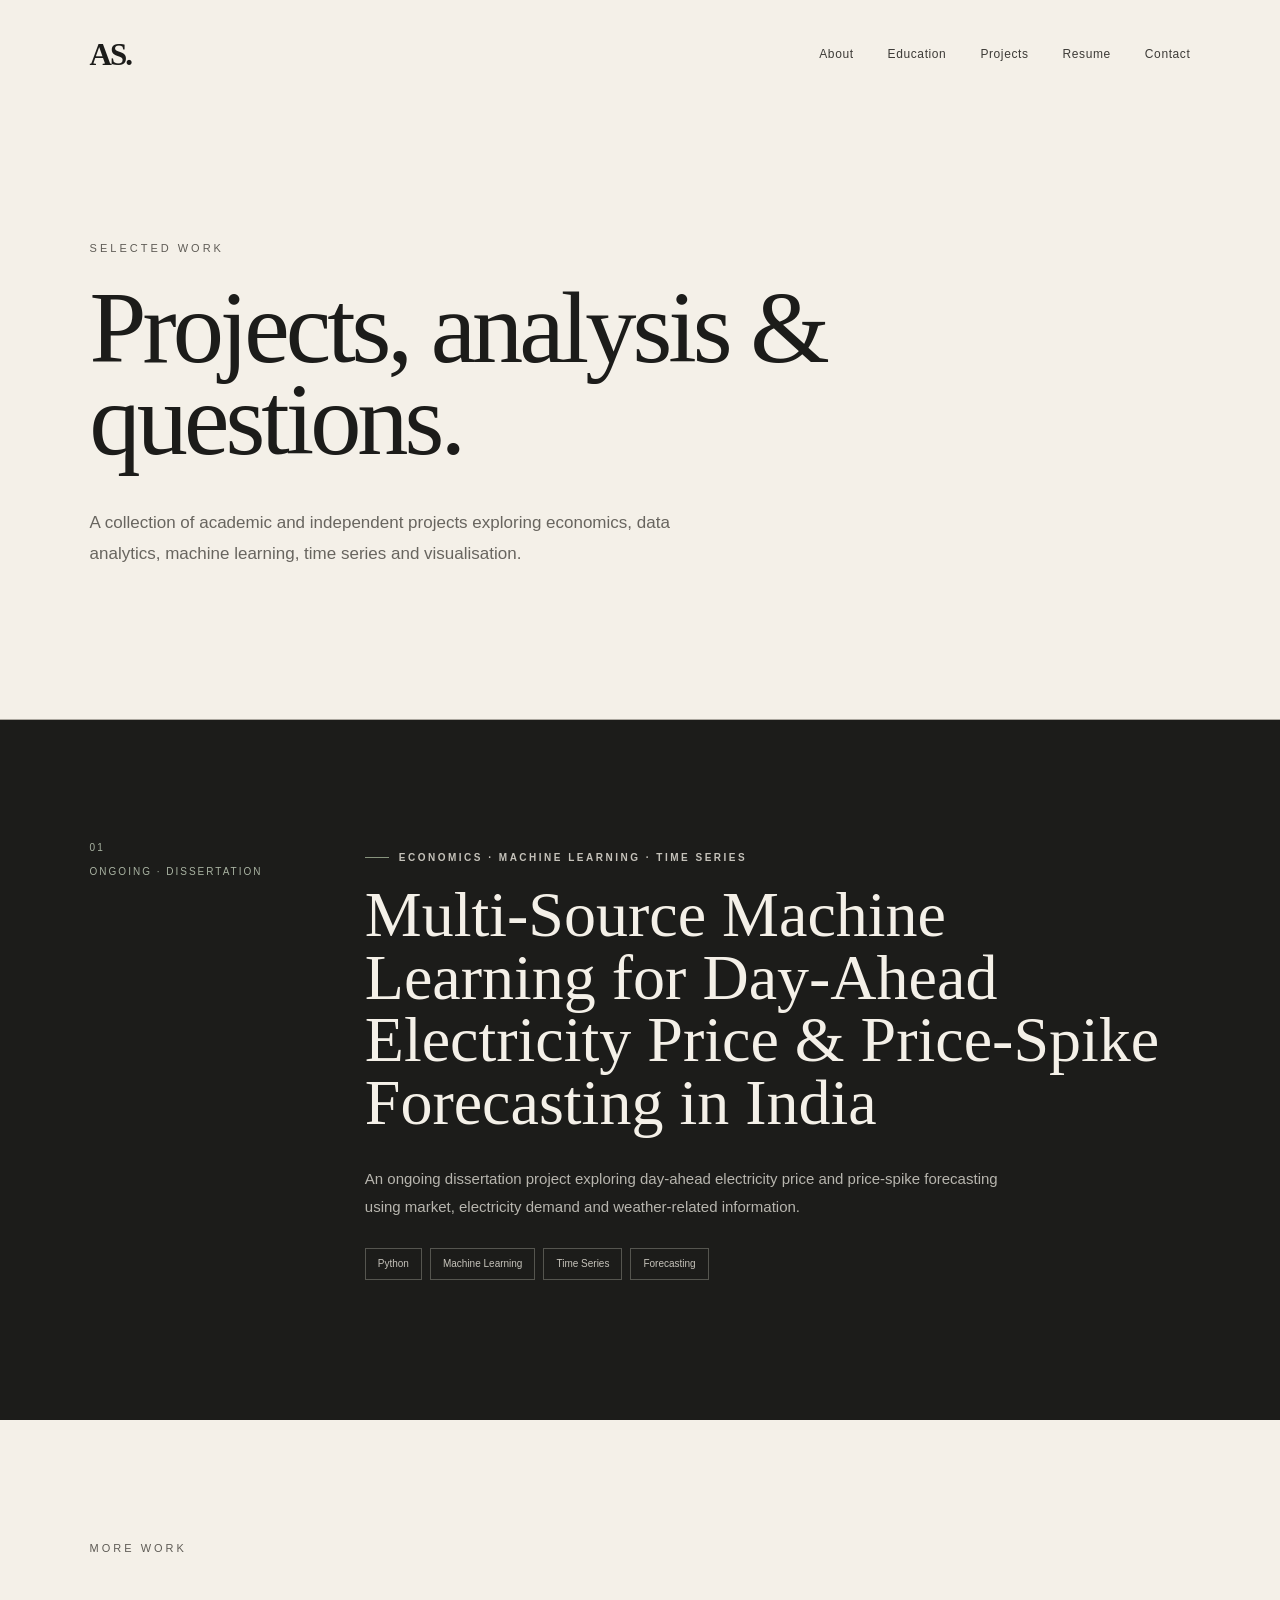
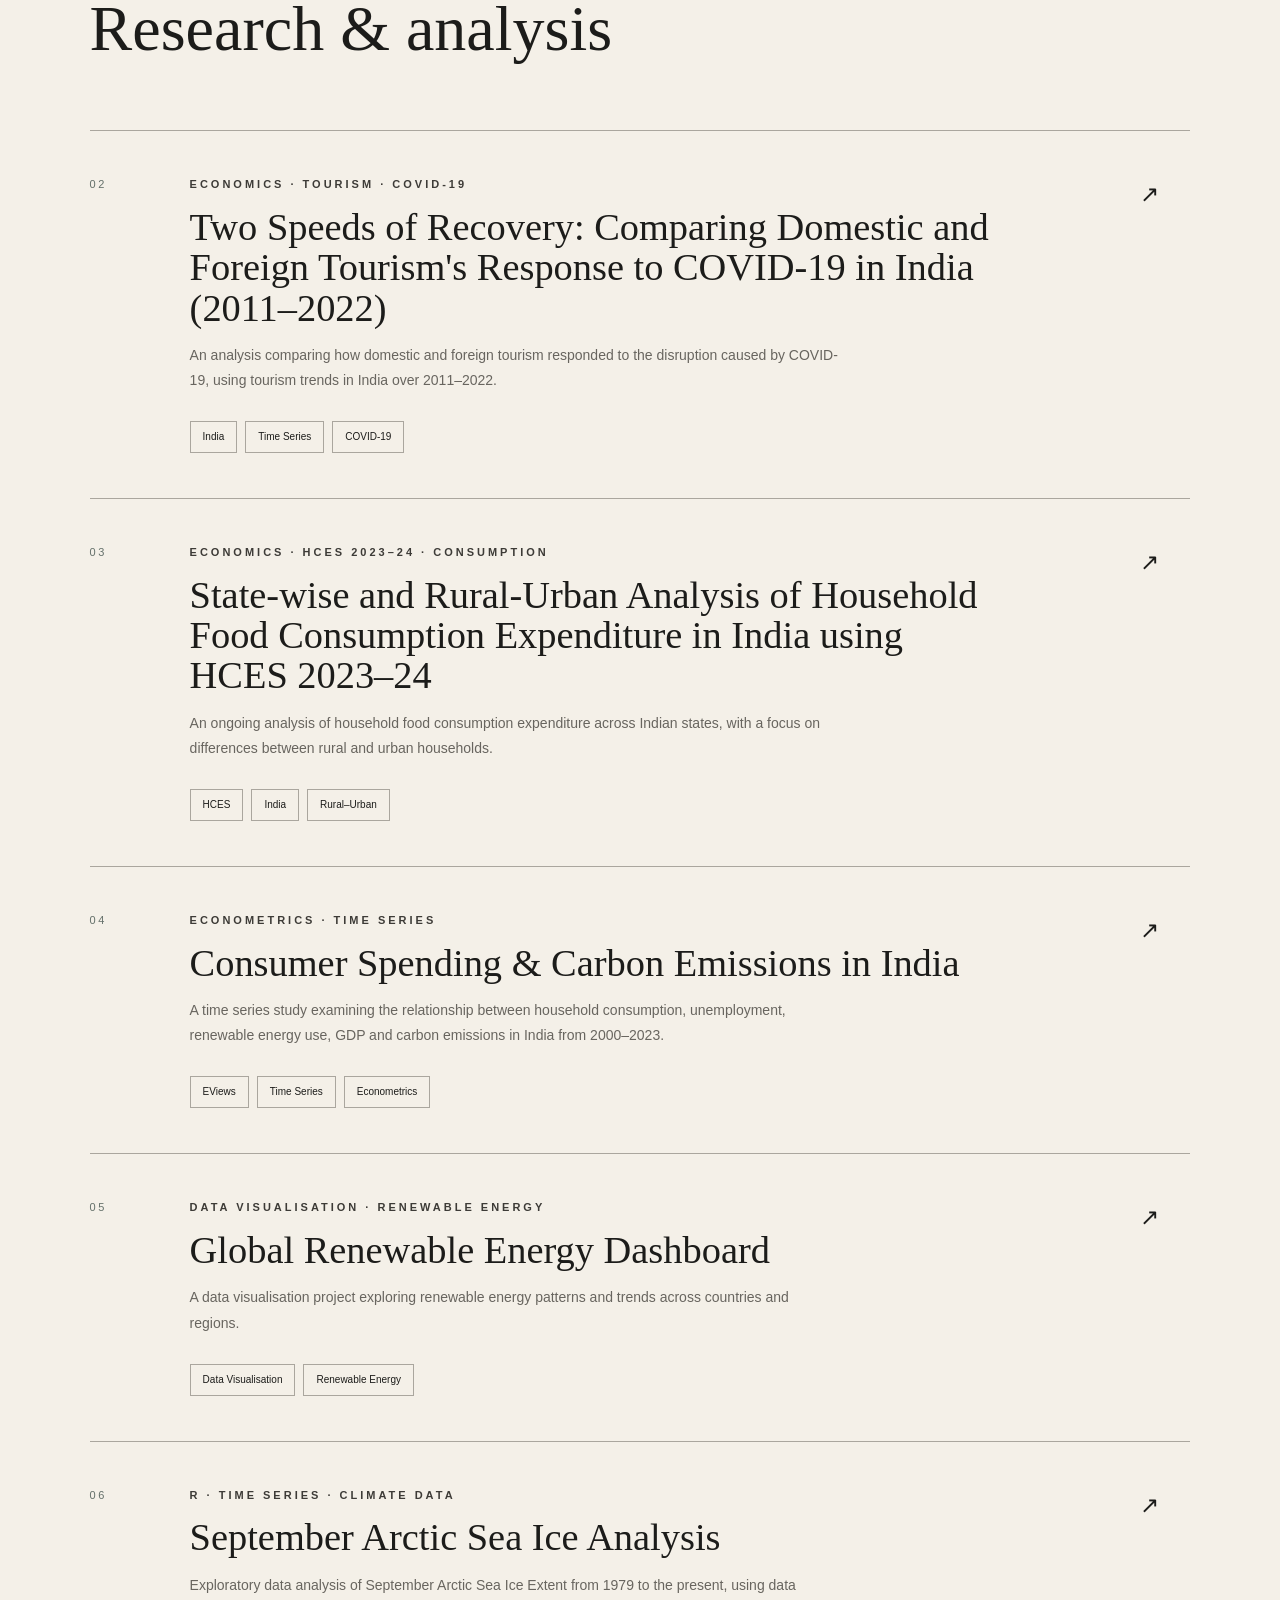
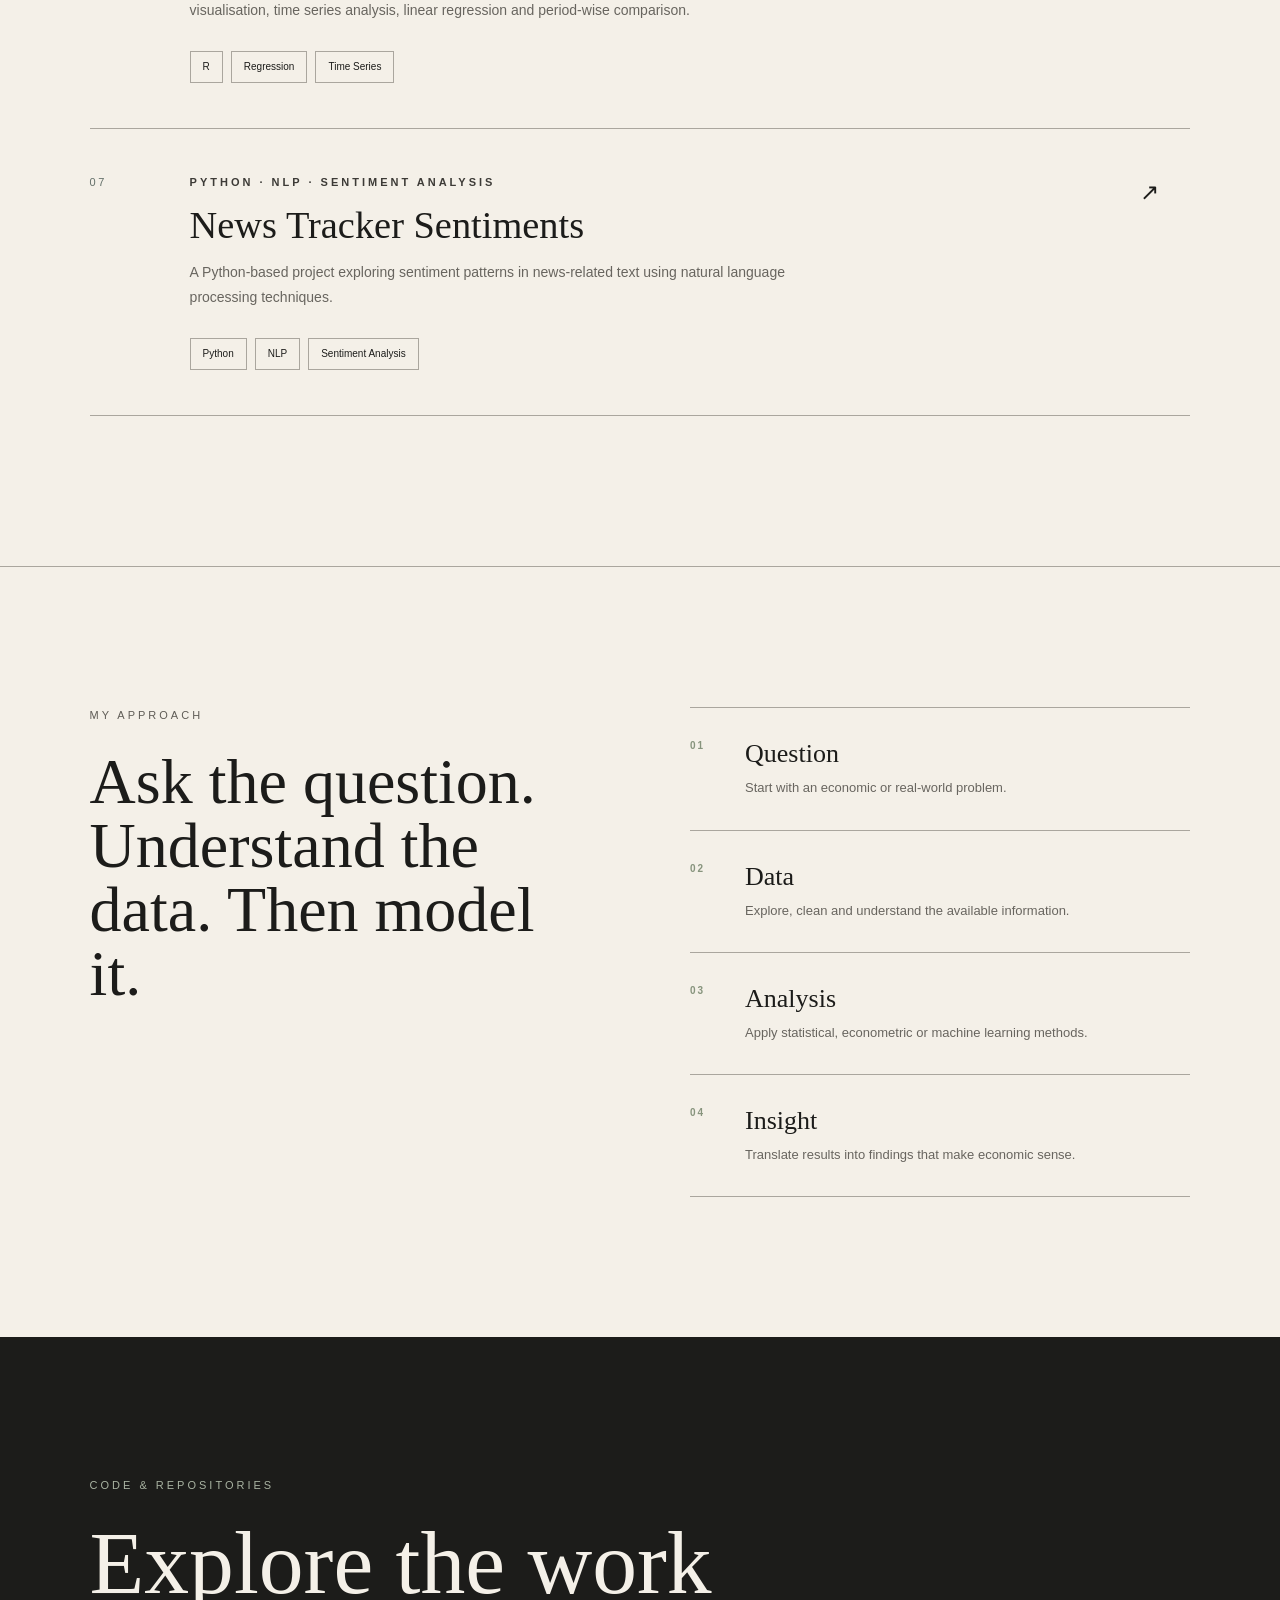
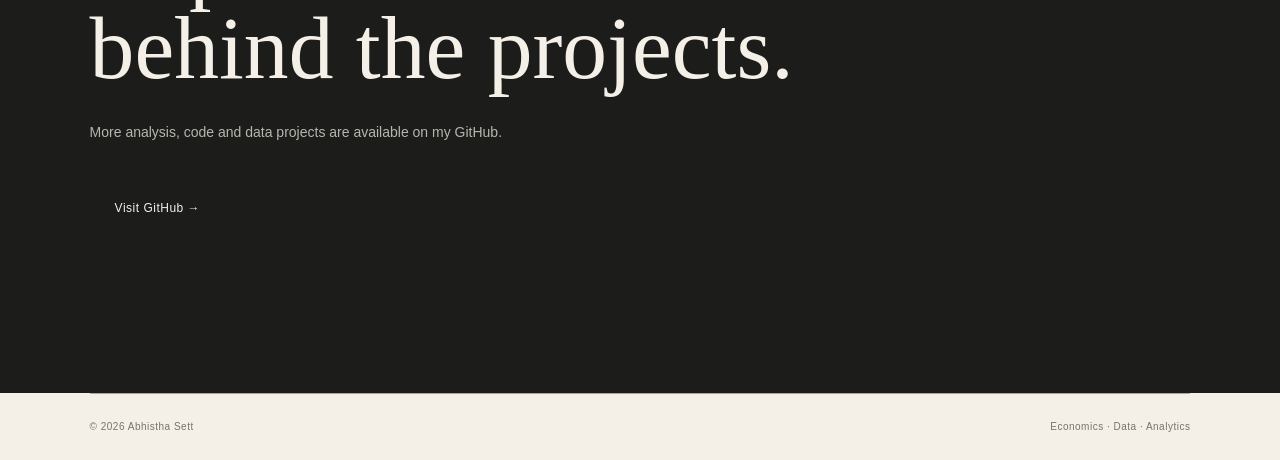
<file: projects.html>
<!DOCTYPE html>
<html lang="en">

<head>

    <meta charset="UTF-8">

    <meta name="viewport" content="width=device-width, initial-scale=1.0">

    <title>Projects | Abhistha Sett</title>

    <link rel="stylesheet" href="css/style.css">

</head>


<body>


    <!-- =========================
         NAVIGATION
    ========================== -->

    <header>

        <nav>

            <a href="index.html" class="logo">
                AS.
            </a>

            <div class="nav-links">

                <a href="about.html">About</a>

                <a href="education.html">Education</a>

                <a href="projects.html">Projects</a>

                <a href="resume.html">Resume</a>

                <a href="contact.html">Contact</a>

            </div>

        </nav>

    </header>



    <main>


        <!-- =========================
             PROJECT HERO
        ========================== -->

        <section class="projects-hero">

            <p class="section-label">
                SELECTED WORK
            </p>

            <h1>
                Projects,
                analysis & questions.
            </h1>

            <p class="projects-intro">

                A collection of academic and independent
                projects exploring economics, data analytics,
                machine learning, time series and visualisation.

            </p>

        </section>



        <!-- =========================
             FEATURED PROJECT
        ========================== -->

        <section class="featured-project">

            <div class="featured-meta">

                <span>01</span>

                <span>ONGOING · DISSERTATION</span>

            </div>


            <div class="featured-content">

                <p class="project-category">
                    ECONOMICS · MACHINE LEARNING · TIME SERIES
                </p>

                <h2>
                    Multi-Source Machine Learning for
                    Day-Ahead Electricity Price &
                    Price-Spike Forecasting in India
                </h2>

                <p>

                    An ongoing dissertation project exploring
                    day-ahead electricity price and price-spike
                    forecasting using market, electricity demand
                    and weather-related information.

                </p>

                <div class="project-tags">

                    <span>Python</span>
                    <span>Machine Learning</span>
                    <span>Time Series</span>
                    <span>Forecasting</span>

                </div>

            </div>

        </section>



        <!-- =========================
             PROJECT GRID
        ========================== -->

        <section class="all-projects">

            <div class="projects-heading">

                <div>

                    <p class="section-label">
                        MORE WORK
                    </p>

                    <h2>
                        Research & analysis
                    </h2>

                </div>

            </div>



            <!-- PROJECT 02 -->

            <article class="project-large">

                <div class="project-index">
                    02
                </div>

                <div class="project-info">

                    <p class="project-category">
                        ECONOMICS · TOURISM · COVID-19
                    </p>

                    <h3>
                        Two Speeds of Recovery:
                        Comparing Domestic and Foreign
                        Tourism's Response to COVID-19
                        in India (2011–2022)
                    </h3>

                    <p>

                        An analysis comparing how domestic and
                        foreign tourism responded to the disruption
                        caused by COVID-19, using tourism trends
                        in India over 2011–2022.

                    </p>

                    <div class="project-tags">

                        <span>India</span>
                        <span>Time Series</span>
                        <span>COVID-19</span>

                    </div>

                </div>

                <span class="project-symbol">
                    ↗
                </span>

            </article>



            <!-- PROJECT 03 -->

            <article class="project-large">

                <div class="project-index">
                    03
                </div>

                <div class="project-info">

                    <p class="project-category">
                        ECONOMICS · HCES 2023–24 · CONSUMPTION
                    </p>

                    <h3>
                        State-wise and Rural-Urban Analysis
                        of Household Food Consumption
                        Expenditure in India using HCES 2023–24
                    </h3>

                    <p>

                        An ongoing analysis of household food
                        consumption expenditure across Indian
                        states, with a focus on differences between
                        rural and urban households.

                    </p>

                    <div class="project-tags">

                        <span>HCES</span>
                        <span>India</span>
                        <span>Rural–Urban</span>

                    </div>

                </div>

                <span class="project-symbol">
                    ↗
                </span>

            </article>



            <!-- PROJECT 04 -->

            <article class="project-large">

                <div class="project-index">
                    04
                </div>

                <div class="project-info">

                    <p class="project-category">
                        ECONOMETRICS · TIME SERIES
                    </p>

                    <h3>
                        Consumer Spending & Carbon
                        Emissions in India
                    </h3>

                    <p>

                        A time series study examining the relationship
                        between household consumption, unemployment,
                        renewable energy use, GDP and carbon emissions
                        in India from 2000–2023.

                    </p>

                    <div class="project-tags">

                        <span>EViews</span>
                        <span>Time Series</span>
                        <span>Econometrics</span>

                    </div>

                </div>

                <span class="project-symbol">
                    ↗
                </span>

            </article>



            <!-- PROJECT 05 -->

            <article class="project-large">

                <div class="project-index">
                    05
                </div>

                <div class="project-info">

                    <p class="project-category">
                        DATA VISUALISATION · RENEWABLE ENERGY
                    </p>

                    <h3>
                        Global Renewable Energy Dashboard
                    </h3>

                    <p>

                        A data visualisation project exploring
                        renewable energy patterns and trends
                        across countries and regions.

                    </p>

                    <div class="project-tags">

                        <span>Data Visualisation</span>
                        <span>Renewable Energy</span>

                    </div>

                </div>

                <span class="project-symbol">
                    ↗
                </span>

            </article>



            <!-- PROJECT 06 -->

            <article class="project-large">

                <div class="project-index">
                    06
                </div>

                <div class="project-info">

                    <p class="project-category">
                        R · TIME SERIES · CLIMATE DATA
                    </p>

                    <h3>
                        September Arctic Sea Ice Analysis
                    </h3>

                    <p>

                        Exploratory data analysis of September
                        Arctic Sea Ice Extent from 1979 to the
                        present, using data visualisation,
                        time series analysis, linear regression
                        and period-wise comparison.

                    </p>

                    <div class="project-tags">

                        <span>R</span>
                        <span>Regression</span>
                        <span>Time Series</span>

                    </div>

                </div>

                <span class="project-symbol">
                    ↗
                </span>

            </article>



            <!-- PROJECT 07 -->

            <article class="project-large">

                <div class="project-index">
                    07
                </div>

                <div class="project-info">

                    <p class="project-category">
                        PYTHON · NLP · SENTIMENT ANALYSIS
                    </p>

                    <h3>
                        News Tracker Sentiments
                    </h3>

                    <p>

                        A Python-based project exploring
                        sentiment patterns in news-related
                        text using natural language processing
                        techniques.

                    </p>

                    <div class="project-tags">

                        <span>Python</span>
                        <span>NLP</span>
                        <span>Sentiment Analysis</span>

                    </div>

                </div>

                <span class="project-symbol">
                    ↗
                </span>

            </article>


        </section>



        <!-- =========================
             PROJECT APPROACH
        ========================== -->

        <section class="project-approach">

            <div>

                <p class="section-label">
                    MY APPROACH
                </p>

                <h2>
                    Ask the question.
                    Understand the data.
                    Then model it.
                </h2>

            </div>


            <div class="approach-steps">

                <div>

                    <span>01</span>

                    <h3>
                        Question
                    </h3>

                    <p>
                        Start with an economic or
                        real-world problem.
                    </p>

                </div>


                <div>

                    <span>02</span>

                    <h3>
                        Data
                    </h3>

                    <p>
                        Explore, clean and understand
                        the available information.
                    </p>

                </div>


                <div>

                    <span>03</span>

                    <h3>
                        Analysis
                    </h3>

                    <p>
                        Apply statistical, econometric
                        or machine learning methods.
                    </p>

                </div>


                <div>

                    <span>04</span>

                    <h3>
                        Insight
                    </h3>

                    <p>
                        Translate results into findings
                        that make economic sense.
                    </p>

                </div>

            </div>

        </section>



        <!-- =========================
             GITHUB CTA
        ========================== -->

        <section class="github-cta">

            <p class="section-label">
                CODE & REPOSITORIES
            </p>

            <h2>
                Explore the work
                behind the projects.
            </h2>

            <p>
                More analysis, code and data projects
                are available on my GitHub.
            </p>

            <a href="#" class="btn">
                Visit GitHub →
            </a>

        </section>


    </main>



    <!-- FOOTER -->

    <footer>

        <p>
            © 2026 Abhistha Sett
        </p>

        <p>
            Economics · Data · Analytics
        </p>

    </footer>


</body>

</html>
</file>
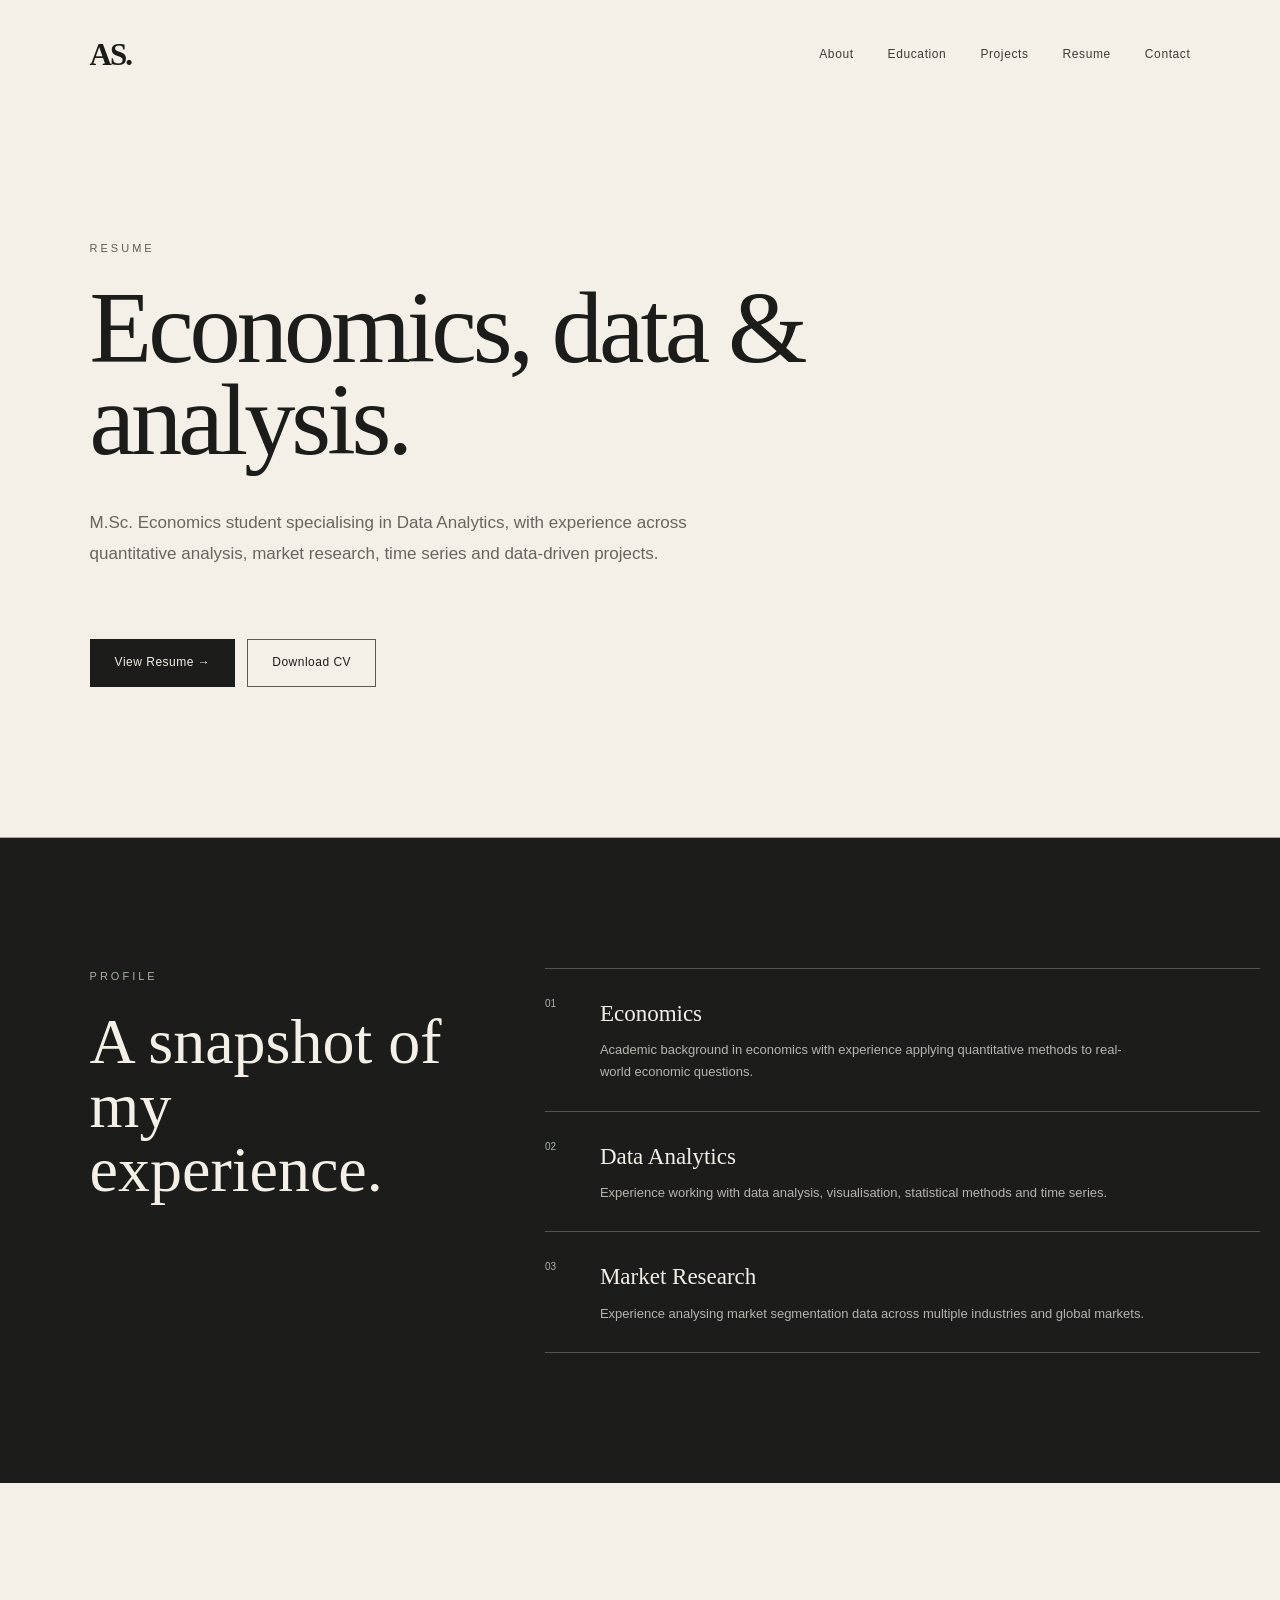
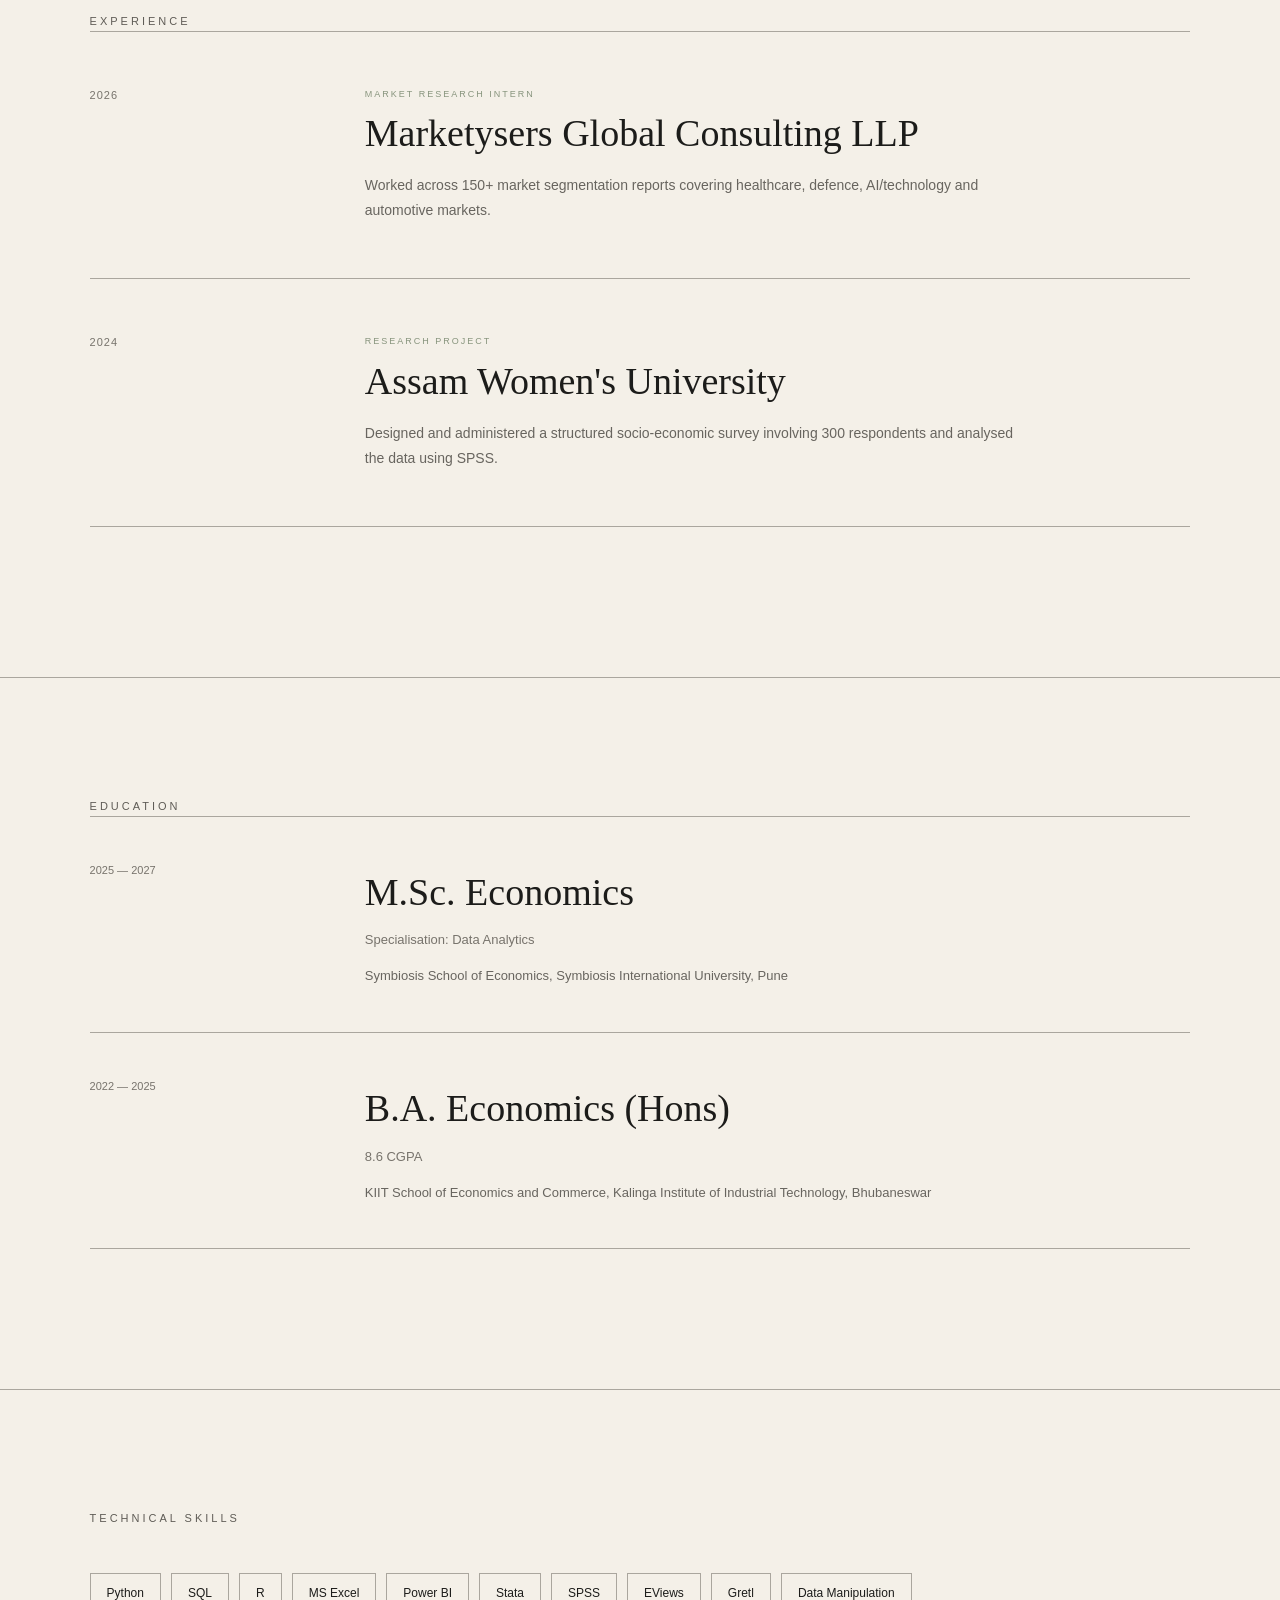
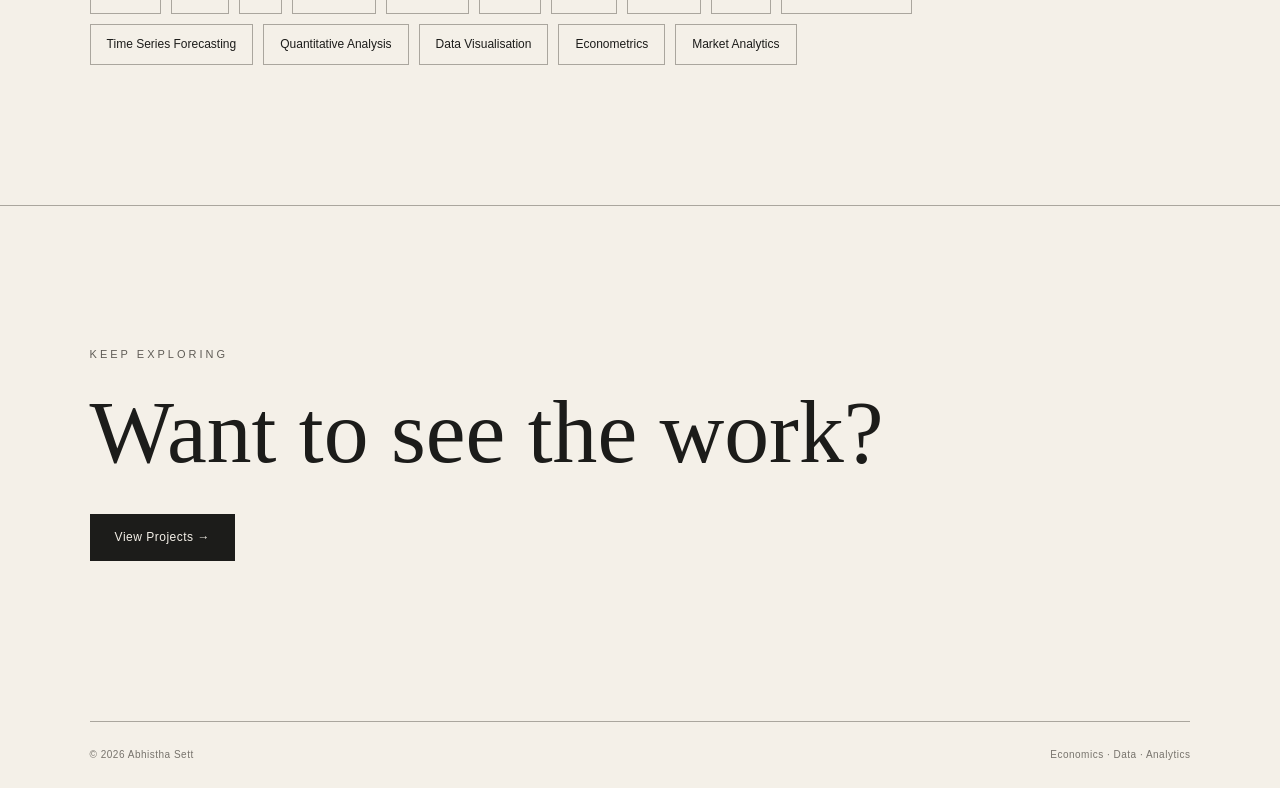
<file: resume.html>
<!DOCTYPE html>
<html lang="en">

<head>

    <meta charset="UTF-8">

    <meta name="viewport" content="width=device-width, initial-scale=1.0">

    <title>Resume | Abhistha Sett</title>

    <link rel="stylesheet" href="css/style.css">

</head>


<body>


    <!-- NAVIGATION -->

    <header>

        <nav>

            <a href="index.html" class="logo">
                AS.
            </a>

            <div class="nav-links">

                <a href="about.html">About</a>

                <a href="education.html">Education</a>

                <a href="projects.html">Projects</a>

                <a href="resume.html">Resume</a>

                <a href="contact.html">Contact</a>

            </div>

        </nav>

    </header>



    <main>


        <!-- RESUME HERO -->

        <section class="resume-hero">

            <p class="section-label">
                RESUME
            </p>

            <h1>
                Economics,
                data & analysis.
            </h1>

            <p class="resume-intro">

                M.Sc. Economics student specialising in Data
                Analytics, with experience across quantitative
                analysis, market research, time series and
                data-driven projects.

            </p>

            <div class="resume-buttons">

                <div class="resume-buttons">

    <a href="assets/Abhistha%20Sett_CV.pdf"
       class="btn"
       target="_blank">

        View Resume →

    </a>

    <a href="assets/Abhistha%20Sett_CV.pdf"
       class="btn-outline"
       download>

        Download CV

    </a>

</div>

        </section>



        <!-- QUICK PROFILE -->

        <section class="resume-profile">

            <div class="resume-profile-heading">

                <p class="section-label">
                    PROFILE
                </p>

                <h2>
                    A snapshot of
                    my experience.
                </h2>

            </div>


            <div class="resume-profile-content">

                <div class="resume-stat">

                    <span>01</span>

                    <h3>
                        Economics
                    </h3>

                    <p>
                        Academic background in economics with
                        experience applying quantitative methods
                        to real-world economic questions.
                    </p>

                </div>


                <div class="resume-stat">

                    <span>02</span>

                    <h3>
                        Data Analytics
                    </h3>

                    <p>
                        Experience working with data analysis,
                        visualisation, statistical methods and
                        time series.
                    </p>

                </div>


                <div class="resume-stat">

                    <span>03</span>

                    <h3>
                        Market Research
                    </h3>

                    <p>
                        Experience analysing market segmentation
                        data across multiple industries and
                        global markets.
                    </p>

                </div>

            </div>

        </section>



        <!-- EXPERIENCE -->

        <section class="resume-experience">

            <p class="section-label">
                EXPERIENCE
            </p>


            <div class="resume-line">

                <div class="resume-date">
                    2026
                </div>

                <div>

                    <p class="resume-role">
                        MARKET RESEARCH INTERN
                    </p>

                    <h2>
                        Marketysers Global
                        Consulting LLP
                    </h2>

                    <p>
                        Worked across 150+ market segmentation
                        reports covering healthcare, defence,
                        AI/technology and automotive markets.
                    </p>

                </div>

            </div>


            <div class="resume-line">

                <div class="resume-date">
                    2024
                </div>

                <div>

                    <p class="resume-role">
                        RESEARCH PROJECT
                    </p>

                    <h2>
                        Assam Women's University
                    </h2>

                    <p>
                        Designed and administered a structured
                        socio-economic survey involving 300
                        respondents and analysed the data using
                        SPSS.
                    </p>

                </div>

            </div>

        </section>



        <!-- EDUCATION -->

        <section class="resume-education">

            <p class="section-label">
                EDUCATION
            </p>


            <div class="resume-education-item">

                <span>
                    2025 — 2027
                </span>

                <div>

                    <h2>
                        M.Sc. Economics
                    </h2>

                    <p>
                        Specialisation: Data Analytics
                    </p>

                    <small>
                        Symbiosis School of Economics,
                        Symbiosis International University, Pune
                    </small>

                </div>

            </div>


            <div class="resume-education-item">

                <span>
                    2022 — 2025
                </span>

                <div>

                    <h2>
                        B.A. Economics (Hons)
                    </h2>

                    <p>
                        8.6 CGPA
                    </p>

                    <small>
                        KIIT School of Economics and Commerce,
                        Kalinga Institute of Industrial Technology,
                        Bhubaneswar
                    </small>

                </div>

            </div>

        </section>



        <!-- SKILLS -->

        <section class="resume-skills">

            <p class="section-label">
                TECHNICAL SKILLS
            </p>

            <div class="resume-skill-grid">

                <span>Python</span>
                <span>SQL</span>
                <span>R</span>
                <span>MS Excel</span>
                <span>Power BI</span>
                <span>Stata</span>
                <span>SPSS</span>
                <span>EViews</span>
                <span>Gretl</span>
                <span>Data Manipulation</span>
                <span>Time Series Forecasting</span>
                <span>Quantitative Analysis</span>
                <span>Data Visualisation</span>
                <span>Econometrics</span>
                <span>Market Analytics</span>

            </div>

        </section>



        <!-- FINAL CTA -->

        <section class="resume-final">

            <p class="section-label">
                KEEP EXPLORING
            </p>

            <h2>
                Want to see
                the work?
            </h2>

            <a href="projects.html" class="btn">
                View Projects →
            </a>

        </section>


    </main>



    <!-- FOOTER -->

    <footer>

        <p>
            © 2026 Abhistha Sett
        </p>

        <p>
            Economics · Data · Analytics
        </p>

    </footer>


</body>

</html>
</file>
<file: css/style.css>
/* =====================================================
   ABHISTHA SETT
   EDITORIAL DATA LAB PORTFOLIO
===================================================== */


/* =====================================================
   RESET
===================================================== */

* {
    margin: 0;
    padding: 0;
    box-sizing: border-box;
}

html {
    scroll-behavior: smooth;
}

body {
    background: #f4f0e8;
    color: #1c1c1a;
    font-family: Arial, Helvetica, sans-serif;
    line-height: 1.6;
}

a {
    color: inherit;
}

::selection {
    background: #1c1c1a;
    color: #f4f0e8;
}


/* =====================================================
   NAVIGATION
===================================================== */

header {
    padding: 30px 7%;
}

nav {
    display: flex;
    justify-content: space-between;
    align-items: center;
}

.logo {
    font-family: Georgia, "Times New Roman", serif;
    font-size: 31px;
    font-weight: bold;
    letter-spacing: -2px;
    text-decoration: none;
}

.nav-links {
    display: flex;
    gap: 34px;
}

.nav-links a {
    position: relative;
    text-decoration: none;
    font-size: 12px;
    letter-spacing: 0.6px;
    color: #3d3b37;
}

.nav-links a::after {
    content: "";
    position: absolute;
    left: 0;
    bottom: -5px;
    width: 0;
    height: 1px;
    background: #1c1c1a;
    transition: width 0.3s ease;
}

.nav-links a:hover::after {
    width: 100%;
}


/* =====================================================
   HERO
===================================================== */

.hero {
    position: relative;
    min-height: 78vh;
    padding: 100px 7% 120px;
    display: flex;
    flex-direction: column;
    justify-content: center;
    overflow: hidden;
}


/* subtle analytical grid */




/* subtle time-series graphic */



.eyebrow {
    position: relative;
    z-index: 1;

    font-size: 10px;
    letter-spacing: 4px;

    color: #77736c;

    margin-bottom: 28px;
}

.hero h1 {
    position: relative;
    z-index: 1;

    max-width: 1000px;

    font-size: clamp(70px, 11vw, 150px);

    line-height: 0.83;

    letter-spacing: -9px;

    font-weight: 500;
}

.hero h1 span {
    font-family: Georgia, "Times New Roman", serif;
    font-style: italic;
    font-weight: normal;
}

.hero-text {
    position: relative;
    z-index: 1;

    max-width: 610px;

    margin-top: 48px;

    font-size: 17px;

    line-height: 1.85;

    color: #626059;
}

.hero-buttons {
    position: relative;
    z-index: 1;

    display: flex;

    gap: 12px;

    margin-top: 36px;
}


/* =====================================================
   BUTTONS
===================================================== */

.btn,
.btn-outline {
    display: inline-block;

    padding: 13px 24px;

    text-decoration: none;

    font-size: 12px;

    letter-spacing: 0.5px;

    transition: all 0.3s ease;
}

.btn {
    background: #1c1c1a;

    color: #f4f0e8;

    border: 1px solid #1c1c1a;
}

.btn:hover {
    transform: translateY(-3px);

    background: #87947d;

    border-color: #87947d;
}

.btn-outline {
    border: 1px solid #5c5953;
}

.btn-outline:hover {
    background: #1c1c1a;

    color: #f4f0e8;
}


/* =====================================================
   FOCUS AREAS
===================================================== */

.focus-section {
    display: grid;

    grid-template-columns: repeat(3, 1fr);

    margin: 0 7%;

    border-top: 1px solid #aaa69e;
}

.focus-card {
    position: relative;

    padding: 34px 30px 52px 0;

    border-right: 1px solid #aaa69e;

    transition: transform 0.3s ease;
}

.focus-card:not(:first-child) {
    padding-left: 30px;
}

.focus-card:last-child {
    border-right: none;
}

.focus-card:hover {
    transform: translateY(-5px);
}

.focus-card span {
    font-size: 10px;

    letter-spacing: 2px;

    color: #87947d;
}

.focus-card h2 {
    margin-top: 38px;

    font-family: Georgia, "Times New Roman", serif;

    font-size: 30px;

    font-weight: normal;

    line-height: 1.2;
}

.focus-card p {
    margin-top: 16px;

    max-width: 300px;

    font-size: 14px;

    color: #68655f;

    line-height: 1.8;
}


/* =====================================================
   SECTION LABEL
===================================================== */

.section-label { 
    font-size: 11px; 
    letter-spacing: 3px; 
    color: #5f5c56;
    font-weight: 500;
}


/* =====================================================
   ABOUT
===================================================== */

.home-about {
    padding: 170px 7%;
}

.home-about h2 {
    max-width: 950px;

    margin-top: 28px;

    font-family: Georgia, "Times New Roman", serif;

    font-size: clamp(42px, 6vw, 76px);

    line-height: 1.02;

    font-weight: normal;

    letter-spacing: -2px;
}

.about-preview-text {
    max-width: 620px;

    margin-top: 34px;

    color: #65625d;

    font-size: 15px;

    line-height: 1.9;
}

.text-link {
    display: inline-block;

    margin-top: 28px;

    padding-bottom: 4px;

    text-decoration: none;

    border-bottom: 1px solid #1c1c1a;

    font-size: 12px;

    transition: all 0.3s ease;
}

.text-link:hover {
    color: #87947d;

    border-color: #87947d;
}


/* =====================================================
   EDUCATION
===================================================== */

.education-preview {
    padding: 110px 7% 140px;

    border-top: 1px solid #aaa69e;
}

.education-item {
    display: grid;

    grid-template-columns: 180px 1fr;

    padding: 48px 0;

    border-top: 1px solid #aaa69e;
}

.education-item:first-of-type {
    margin-top: 48px;
}

.education-content {
    max-width: 720px;
}

.education-year { 
    font-size: 12px; 
    letter-spacing: 1px; 
    color: #5f5c56;
    font-weight: 500;
}

.education-content h3 {
    font-family: Georgia, "Times New Roman", serif;

    font-size: 35px;

    font-weight: normal;
}

.education-specialisation {
    margin-top: 6px;

    font-size: 11px;

    letter-spacing: 1.5px;

    color: #87947d;

    text-transform: uppercase;
}

.education-content p:not(.education-specialisation) {
    margin-top: 16px;

    color: #68655f;

    font-size: 14px;

    line-height: 1.8;
}

.education-content span {
    display: inline-block;

    margin-top: 20px;

    padding: 5px 10px;

    border: 1px solid #aaa69e;

    font-size: 10px;

    letter-spacing: 1px;

    text-transform: uppercase;
}


/* =====================================================
   BY THE NUMBERS
===================================================== */

.numbers-section {
    padding: 100px 7% 120px;

    border-top: 1px solid #aaa69e;
}

.numbers-grid {
    display: grid;

    grid-template-columns: repeat(4, 1fr);

    margin-top: 50px;

    border-top: 1px solid #aaa69e;

    border-bottom: 1px solid #aaa69e;
}

.number-card {
    padding: 38px 30px 42px 0;

    border-right: 1px solid #aaa69e;
}

.number-card:not(:first-child) {
    padding-left: 30px;
}

.number-card:last-child {
    border-right: none;
}

.number-card strong {
    display: block;

    font-family: Georgia, "Times New Roman", serif;

    font-size: 55px;

    line-height: 1;

    font-weight: normal;
}

.number-card h3 {
    margin-top: 15px;

    font-family: Georgia, "Times New Roman", serif;

    font-size: 22px;

    font-weight: normal;
}

.number-card p {
    margin-top: 7px;

    max-width: 190px;

    color: #68655f;

    font-size: 12px;

    line-height: 1.6;
}


/* =====================================================
   CURRENTLY EXPLORING
===================================================== */

.exploring-section {
    padding: 100px 7% 150px;

    border-top: 1px solid #aaa69e;
}

.exploring-list {
    margin-top: 48px;
}

.exploring-item {
    display: grid;

    grid-template-columns: 90px 1fr;

    padding: 34px 0;

    border-top: 1px solid #aaa69e;

    transition: padding-left 0.3s ease;
}

.exploring-item:last-child {
    border-bottom: 1px solid #aaa69e;
}

.exploring-item:hover {
    padding-left: 12px;
}

.exploring-item > span { 
    font-size: 11px; 
    color: #687260; 
    letter-spacing: 2px; 
    font-weight: 500;
}


.exploring-item h3 {
    font-family: Georgia, "Times New Roman", serif;

    font-size: 29px;

    font-weight: normal;
}

.exploring-item p {
    max-width: 630px;

    margin-top: 9px;

    color: #68655f;

    font-size: 14px;

    line-height: 1.7;
}


/* =====================================================
   PROJECTS
===================================================== */

.project-preview {
    padding: 120px 7% 150px;
}

.project-heading {
    display: flex;

    justify-content: space-between;

    align-items: end;

    margin-bottom: 65px;
}

.project-heading h2 {
    margin-top: 17px;

    font-family: Georgia, "Times New Roman", serif;

    font-size: clamp(42px, 5vw, 64px);

    font-weight: normal;

    letter-spacing: -1.5px;
}


/* project card */

.project-card {
    display: grid;

    grid-template-columns: 80px 1fr 50px;

    align-items: start;

    padding: 46px 0;

    border-top: 1px solid #aaa69e;

    transition: all 0.35s ease;
}

.project-card:last-child {
    border-bottom: 1px solid #aaa69e;
}

.project-card:hover {
    padding-left: 15px;

    padding-right: 15px;

    background: rgba(135, 148, 125, 0.07);
}

.project-number {
    font-size: 10px;

    letter-spacing: 2px;

    color: #87947d;
}

.project-category { 
    font-size: 10px; 
    letter-spacing: 2px; 
    color: #5f5c56;
    font-weight: 500;
}


.project-content h3 {
    max-width: 780px;

    margin-top: 13px;

    font-family: Georgia, "Times New Roman", serif;

    font-size: 35px;

    line-height: 1.18;

    font-weight: normal;
}

.project-content > p:last-of-type {
    max-width: 700px;

    margin-top: 15px;

    color: #68655f;

    font-size: 14px;

    line-height: 1.8;
}

.project-arrow {
    font-size: 24px;

    transition: transform 0.3s ease;
}

.project-card:hover .project-arrow {
    transform: translate(6px, -6px);
}

.project-status,
.github-tag {
    display: inline-block;

    margin-top: 19px;

    padding: 5px 10px;

    border: 1px solid #87947d;

    color: #687260;

    font-size: 9px;

    letter-spacing: 1.5px;

    text-transform: uppercase;
}


/* =====================================================
   GITHUB
===================================================== */

.github-preview {
    display: grid;

    grid-template-columns: 1.5fr 0.5fr;

    gap: 80px;

    align-items: end;

    padding: 135px 7%;

    background: #1c1c1a;

    color: #f4f0e8;
}

.github-preview .section-label {
    color: #a9b3a2;
}

.github-preview h2 {
    max-width: 760px;

    margin-top: 25px;

    font-family: Georgia, "Times New Roman", serif;

    font-size: clamp(45px, 6vw, 78px);

    line-height: 0.98;

    font-weight: normal;
}

.github-preview p:not(.section-label) {
    max-width: 570px;

    margin-top: 30px;

    color: #b9b6ae;

    font-size: 14px;

    line-height: 1.8;
}

.github-preview .btn-outline {
    border-color: #aaa69e;

    color: #f4f0e8;
}

.github-preview .btn-outline:hover {
    background: #f4f0e8;

    color: #1c1c1a;
}


/* =====================================================
   SKILLS
===================================================== */

.skills-section {
    padding: 120px 7% 140px;

    border-top: 1px solid #aaa69e;
}

.skills-section h2 {
    margin-top: 18px;

    font-family: Georgia, "Times New Roman", serif;

    font-size: clamp(42px, 5vw, 64px);

    font-weight: normal;
}

.skills-list {
    display: flex;

    flex-wrap: wrap;

    gap: 9px;

    margin-top: 48px;

    max-width: 950px;
}

.skills-list span {
    padding: 10px 16px;

    border: 1px solid #aaa69e;

    font-size: 12px;

    transition: all 0.25s ease;
}

.skills-list span:hover {
    background: #87947d;

    border-color: #87947d;

    color: #ffffff;
}


/* =====================================================
   CONTACT
===================================================== */

.contact-preview {
    position: relative;

    overflow: hidden;

    padding: 155px 7% 175px;

    border-top: 1px solid #aaa69e;
}

.contact-preview::after {
    content: "LET'S CONNECT";

    position: absolute;

    right: -20px;

    bottom: 28px;

    font-size: 105px;

    letter-spacing: -5px;

    font-weight: bold;

    color: rgba(28, 28, 26, 0.06);

    pointer-events: none;
}

.contact-preview h2 {
    position: relative;

    z-index: 1;

    margin: 25px 0 42px;

    font-family: Georgia, "Times New Roman", serif;

    font-size: clamp(55px, 8vw, 105px);

    line-height: 0.9;

    letter-spacing: -3px;

    font-weight: normal;
}


/* =====================================================
   FOOTER
===================================================== */

footer {
    display: flex;

    justify-content: space-between;

    margin: 0 7%;

    padding: 25px 0;

    border-top: 1px solid #aaa69e;

    color: #77736c;

    font-size: 10px;

    letter-spacing: 0.5px;
}


/* =====================================================
   MOBILE
===================================================== */

@media (max-width: 750px) {

    header {
        padding: 22px 6%;
    }

    .nav-links {
        gap: 12px;
    }

    .nav-links a {
        font-size: 9px;
    }


    .hero {
        min-height: 75vh;

        padding: 70px 6% 90px;
    }

    .hero::before,
    .hero::after {
        display: none;
    }

    .hero h1 {
        font-size: clamp(60px, 18vw, 95px);

        letter-spacing: -5px;
    }

    .hero-text {
        font-size: 15px;
    }

    .hero-buttons {
        flex-direction: column;

        width: fit-content;
    }


    .focus-section {
        grid-template-columns: 1fr;

        margin: 0 6%;
    }

    .focus-card {
        border-right: none;

        border-bottom: 1px solid #aaa69e;

        padding: 30px 0;
    }

    .focus-card:not(:first-child) {
        padding-left: 0;
    }

    .focus-card:last-child {
        border-bottom: none;
    }


    .home-about {
        padding: 100px 6%;
    }

    .home-about h2 {
        font-size: 42px;
    }


    .education-preview {
        padding: 80px 6% 100px;
    }

    .education-item {
        grid-template-columns: 1fr;

        gap: 18px;

        padding: 35px 0;
    }

    .education-content h3 {
        font-size: 30px;
    }


    .numbers-section {
        padding: 80px 6% 100px;
    }

    .numbers-grid {
        grid-template-columns: 1fr 1fr;
    }

    .number-card {
        padding: 30px 20px 32px 0;

        border-bottom: 1px solid #aaa69e;
    }

    .number-card:nth-child(2) {
        border-right: none;

        padding-left: 20px;
    }

    .number-card:nth-child(3) {
        padding-left: 0;
    }

    .number-card:nth-child(4) {
        border-right: none;

        padding-left: 20px;
    }


    .exploring-section {
        padding: 80px 6% 110px;
    }

    .exploring-item {
        grid-template-columns: 45px 1fr;
    }


    .project-preview {
        padding: 90px 6% 110px;
    }

    .project-heading {
        flex-direction: column;

        align-items: flex-start;

        gap: 15px;
    }

    .project-card {
        grid-template-columns: 40px 1fr 20px;

        padding: 38px 0;
    }

    .project-content h3 {
        font-size: 26px;
    }

    .project-category {
        font-size: 8px;

        letter-spacing: 1.5px;
    }


    .github-preview {
        grid-template-columns: 1fr;

        gap: 40px;

        padding: 90px 6%;
    }

    .github-preview h2 {
        font-size: 48px;
    }


    .skills-section {
        padding: 90px 6% 110px;
    }


    .contact-preview {
        padding: 100px 6%;
    }

    .contact-preview h2 {
        font-size: 58px;
    }

    .contact-preview::after {
        display: none;
    }


    footer {
        margin: 0 6%;

        flex-direction: column;

        gap: 8px;
    }

}

/* =====================================================
   ABOUT PAGE
===================================================== */

.page-hero {
    padding: 130px 7% 150px;
    border-bottom: 1px solid #aaa69e;
}

.page-hero h1 {
    max-width: 900px;
    margin-top: 25px;

    font-family: Georgia, "Times New Roman", serif;
    font-size: clamp(60px, 8vw, 110px);
    line-height: 0.92;
    letter-spacing: -4px;
    font-weight: normal;
}

.page-intro {
    max-width: 650px;
    margin-top: 40px;

    color: #68655f;
    font-size: 17px;
    line-height: 1.85;
}


/* ABOUT STORY */

.about-story {
    display: grid;
    grid-template-columns: 25% 75%;

    padding: 140px 7%;

    border-bottom: 1px solid #aaa69e;
}

.story-label {
    font-size: 10px;
    letter-spacing: 2px;
    color: #87947d;
}

.story-content {
    max-width: 760px;
}

.story-content h2 {
    font-family: Georgia, "Times New Roman", serif;

    font-size: clamp(40px, 5vw, 65px);

    line-height: 1;

    font-weight: normal;

    margin-bottom: 35px;
}

.story-content p {
    max-width: 650px;

    margin-top: 18px;

    color: #68655f;

    font-size: 15px;

    line-height: 1.9;
}


/* EXPERIENCE */

.experience-section {
    padding: 120px 7% 150px;
}

.experience-list {
    margin-top: 55px;
}

.experience-item {
    display: grid;

    grid-template-columns: 25% 75%;

    padding: 55px 0;

    border-top: 1px solid #aaa69e;
}

.experience-item:last-child {
    border-bottom: 1px solid #aaa69e;
}

.experience-meta {
    display: flex;
    flex-direction: column;

    gap: 7px;

    font-size: 10px;

    letter-spacing: 1px;

    color: #77736c;
}

.experience-content {
    max-width: 760px;
}

.experience-type {
    font-size: 9px;

    letter-spacing: 2px;

    color: #87947d;
}

.experience-content h2 {
    margin-top: 12px;

    font-family: Georgia, "Times New Roman", serif;

    font-size: 38px;

    line-height: 1.1;

    font-weight: normal;
}

.experience-content h3 {
    margin-top: 8px;

    font-size: 12px;

    font-weight: normal;

    letter-spacing: 1px;

    color: #77736c;
}

.experience-content p:not(.experience-type) {
    max-width: 680px;

    margin-top: 20px;

    color: #68655f;

    font-size: 14px;

    line-height: 1.85;
}


/* WHAT I WORK WITH */

.about-tools {
    display: grid;

    grid-template-columns: 1fr 1fr;

    gap: 100px;

    padding: 130px 7%;

    background: #1c1c1a;

    color: #f4f0e8;
}

.about-tools .section-label {
    color: #a9b3a2;
}

.about-tools h2 {
    max-width: 550px;

    margin-top: 25px;

    font-family: Georgia, "Times New Roman", serif;

    font-size: clamp(42px, 5vw, 68px);

    line-height: 1;

    font-weight: normal;
}

.about-tool-list {
    border-top: 1px solid #55554f;
}

.about-tool-list div {
    display: grid;

    grid-template-columns: 50px 1fr;

    padding: 23px 0;

    border-bottom: 1px solid #55554f;
}

.about-tool-list span {
    font-size: 10px;

    color: #a9b3a2;
}

.about-tool-list h3 {
    font-family: Georgia, "Times New Roman", serif;

    font-size: 22px;

    font-weight: normal;
}


/* CERTIFICATIONS */

.certifications-section {
    padding: 130px 7% 150px;
}

.certifications-section h2 {
    margin-top: 20px;

    font-family: Georgia, "Times New Roman", serif;

    font-size: clamp(45px, 6vw, 75px);

    font-weight: normal;
}

.certification-list {
    margin-top: 55px;

    border-top: 1px solid #aaa69e;
}

.certification-item {
    display: grid;

    grid-template-columns: 70px 1fr 300px;

    align-items: center;

    padding: 25px 0;

    border-bottom: 1px solid #aaa69e;
}

.certification-item span {
    font-size: 10px;

    color: #87947d;

    letter-spacing: 2px;
}

.certification-item p {
    font-family: Georgia, "Times New Roman", serif;

    font-size: 22px;
}

.certification-item small {
    color: #77736c;

    font-size: 11px;
}


/* OUTSIDE THE DATA */

.outside-data {
    display: grid;

    grid-template-columns: 1fr 1fr;

    gap: 100px;

    padding: 140px 7%;

    border-top: 1px solid #aaa69e;
}

.outside-heading h2 {
    max-width: 650px;

    margin-top: 25px;

    font-family: Georgia, "Times New Roman", serif;

    font-size: clamp(42px, 5vw, 68px);

    line-height: 1;

    font-weight: normal;
}

.outside-content {
    max-width: 580px;
}

.outside-content p {
    margin-bottom: 22px;

    color: #68655f;

    font-size: 15px;

    line-height: 1.9;
}

.outside-content .small-note {
    margin-top: 45px;

    font-family: Georgia, "Times New Roman", serif;

    font-size: 25px;

    line-height: 1.3;

    color: #1c1c1a;
}


/* ABOUT CTA */

.about-cta {
    padding: 140px 7% 160px;

    border-top: 1px solid #aaa69e;
}

.about-cta h2 {
    max-width: 800px;

    margin: 25px 0 40px;

    font-family: Georgia, "Times New Roman", serif;

    font-size: clamp(50px, 7vw, 90px);

    line-height: 0.95;

    font-weight: normal;
}


/* =====================================================
   ABOUT PAGE MOBILE
===================================================== */

@media (max-width: 750px) {

    .page-hero {
        padding: 90px 6% 100px;
    }

    .page-hero h1 {
        font-size: 58px;

        letter-spacing: -2px;
    }

    .page-intro {
        font-size: 15px;
    }


    .about-story {
        grid-template-columns: 1fr;

        gap: 45px;

        padding: 90px 6%;
    }

    .story-content h2 {
        font-size: 42px;
    }


    .experience-section {
        padding: 90px 6% 110px;
    }

    .experience-item {
        grid-template-columns: 1fr;

        gap: 25px;

        padding: 40px 0;
    }

    .experience-content h2 {
        font-size: 30px;
    }


    .about-tools {
        grid-template-columns: 1fr;

        gap: 60px;

        padding: 90px 6%;
    }

    .about-tools h2 {
        font-size: 45px;
    }


    .certifications-section {
        padding: 90px 6% 110px;
    }

    .certification-item {
        grid-template-columns: 40px 1fr;

        gap: 10px;
    }

    .certification-item small {
        grid-column: 2;
    }

    .certification-item p {
        font-size: 18px;
    }


    .outside-data {
        grid-template-columns: 1fr;

        gap: 55px;

        padding: 90px 6%;
    }

    .outside-heading h2 {
        font-size: 45px;
    }


    .about-cta {
        padding: 100px 6%;
    }

    .about-cta h2 {
        font-size: 58px;
    }

}

/* =====================================================
   EDUCATION PAGE
===================================================== */

.education-timeline {
    padding: 120px 7% 150px;
}

.education-item {
    display: grid;

    grid-template-columns: 25% 75%;

    padding: 65px 0;

    border-top: 1px solid #aaa69e;
}

.education-item:last-child {
    border-bottom: 1px solid #aaa69e;
}

.education-year { 
    font-size: 12px; 
    letter-spacing: 1px; 
    color: #5f5c56;
    font-weight: 500;
}


.education-main {
    max-width: 780px;
}

.education-number {
    font-size: 10px;

    letter-spacing: 2px;

    color: #87947d;
}

.education-main h2 {
    margin-top: 12px;

    font-family: Georgia, "Times New Roman", serif;

    font-size: clamp(38px, 5vw, 58px);

    line-height: 1;

    font-weight: normal;
}

.education-main h3 {
    margin-top: 12px;

    font-size: 13px;

    font-weight: normal;

    letter-spacing: 1px;

    color: #77736c;
}

.education-institution {
    margin-top: 25px;

    font-family: Georgia, "Times New Roman", serif;

    font-size: 18px;

    line-height: 1.5;
}

.education-description {
    max-width: 650px;

    margin-top: 25px;

    color: #68655f;

    font-size: 14px;

    line-height: 1.85;
}

.education-tags {
    display: flex;

    flex-wrap: wrap;

    gap: 8px;

    margin-top: 30px;
}

.education-tags span {
    padding: 7px 12px;

    border: 1px solid #aaa69e;

    font-size: 10px;

    letter-spacing: 0.5px;
}


/* ACADEMIC INTERESTS */

.academic-interests {
    display: grid;

    grid-template-columns: 1fr 1fr;

    gap: 100px;

    padding: 130px 7%;

    background: #1c1c1a;

    color: #f4f0e8;
}

.academic-interest-heading h2 {
    max-width: 600px;

    margin-top: 25px;

    font-family: Georgia, "Times New Roman", serif;

    font-size: clamp(45px, 6vw, 75px);

    line-height: 0.95;

    font-weight: normal;
}

.academic-interests .section-label {
    color: #a9b3a2;
}

.interest-list {
    border-top: 1px solid #55554f;
}

.interest-item {
    display: grid;

    grid-template-columns: 50px 1fr;

    gap: 10px;

    padding: 25px 0;

    border-bottom: 1px solid #55554f;
}

.interest-item span {
    font-size: 10px;

    color: #a9b3a2;
}

.interest-item h3 {
    font-family: Georgia, "Times New Roman", serif;

    font-size: 22px;

    font-weight: normal;
}

.interest-item p {
    max-width: 450px;

    margin-top: 7px;

    color: #b7b5ae;

    font-size: 13px;

    line-height: 1.7;
}


/* EDUCATION CTA */

.education-cta {
    padding: 140px 7% 160px;

    border-top: 1px solid #aaa69e;
}

.education-cta h2 {
    max-width: 800px;

    margin: 25px 0 40px;

    font-family: Georgia, "Times New Roman", serif;

    font-size: clamp(50px, 7vw, 90px);

    line-height: 0.95;

    font-weight: normal;
}


/* EDUCATION MOBILE */

@media (max-width: 750px) {

    .education-timeline {
        padding: 90px 6% 110px;
    }

    .education-item {
        grid-template-columns: 1fr;

        gap: 25px;

        padding: 45px 0;
    }

    .education-main h2 {
        font-size: 38px;
    }

    .education-institution {
        font-size: 16px;
    }

    .academic-interests {
        grid-template-columns: 1fr;

        gap: 60px;

        padding: 90px 6%;
    }

    .academic-interest-heading h2 {
        font-size: 48px;
    }

    .education-cta {
        padding: 100px 6%;
    }

    .education-cta h2 {
        font-size: 58px;
    }

}
/* =====================================================
   PROJECTS PAGE
===================================================== */

.projects-hero {
    padding: 130px 7% 150px;
    border-bottom: 1px solid #aaa69e;
}

.projects-hero h1 {
    max-width: 950px;
    margin-top: 25px;

    font-family: Georgia, "Times New Roman", serif;
    font-size: clamp(60px, 8vw, 110px);
    line-height: 0.9;
    letter-spacing: -4px;
    font-weight: normal;
}

.projects-intro {
    max-width: 650px;
    margin-top: 40px;

    color: #68655f;
    font-size: 17px;
    line-height: 1.85;
}


/* =====================================================
   FEATURED PROJECT (dark card)
===================================================== */

.featured-project {
    display: grid;
    grid-template-columns: 25% 75%;

    padding: 120px 7% 140px;

    background: #1c1c1a;
    color: #f4f0e8;
}

.featured-meta {
    display: flex;
    flex-direction: column;
    gap: 8px;

    font-size: 10px;
    letter-spacing: 2px;
    color: #a9b3a2;
}

.featured-content {
    max-width: 900px;
}

/* category label on the DARK card only — keep it light here, it's on a dark bg */
.featured-content .project-category {
    display: inline-flex;
    align-items: center;
    gap: 10px;

    font-size: 10px;
    letter-spacing: 2.5px;
    color: #c5c2ba !important;
    font-weight: 600;
    text-transform: uppercase;
}

.featured-content .project-category::before {
    content: "";
    display: inline-block;
    width: 24px;
    height: 1px;
    background: #87947d;
}

.featured-content h2 {
    max-width: 850px;
    margin-top: 18px;

    font-family: Georgia, "Times New Roman", serif;
    font-size: clamp(42px, 5vw, 72px);
    line-height: 0.98;
    font-weight: normal;
}

.featured-content > p:not(.project-category) {
    max-width: 650px;
    margin-top: 30px;

    color: #b7b5ae;
    font-size: 15px;
    line-height: 1.85;
}

.project-tags {
    display: flex;
    flex-wrap: wrap;
    gap: 8px;
    margin-top: 28px;
}

.project-tags span {
    padding: 7px 12px;
    border: 1px solid #aaa69e;
    font-size: 10px;
}

.featured-project .project-tags span {
    border-color: #55554f;
    color: #c5c2ba;
}


/* =====================================================
   ALL PROJECTS (light rows — "Research & analysis")
===================================================== */

.all-projects {
    padding: 120px 7% 150px;
}

.projects-heading {
    margin-bottom: 50px;
}

.projects-heading h2 {
    margin-top: 20px;

    font-family: Georgia, "Times New Roman", serif;
    font-size: clamp(42px, 5vw, 65px);
    font-weight: normal;
}


/* =====================================================
   PROJECT ROWS
===================================================== */

.project-large {
    display: grid;
    grid-template-columns: 80px 1fr 50px;
    gap: 20px;

    padding: 45px 0;
    border-top: 1px solid #aaa69e;

    transition: padding 0.3s ease,
                background 0.3s ease;
}

.project-large:last-child {
    border-bottom: 1px solid #aaa69e;
}

.project-large:hover {
    padding-left: 12px;
    padding-right: 12px;
    background: rgba(135, 148, 125, 0.05);
}

.project-index {
    font-size: 11px;
    letter-spacing: 2.5px;
    color: #64706a;
    font-weight: 500;
}

.project-info {
    max-width: 850px;
}

/* category label on LIGHT rows — darkened so it doesn't look faint */
.project-info .project-category {
    font-size: 11px;
    letter-spacing: 3px;
    color: #3d3b37 !important;
    font-weight: 600;
    text-transform: uppercase;
}

.project-info h3 {
    max-width: 800px;
    margin-top: 13px;

    font-family: Georgia, "Times New Roman", serif;
    font-size: clamp(28px, 3vw, 42px);
    line-height: 1.05;
    font-weight: normal;
}

.project-info > p:not(.project-category) {
    max-width: 650px;
    margin-top: 15px;

    color: #68655f;
    font-size: 14px;
    line-height: 1.8;
}

.project-symbol {
    font-size: 23px;
    transition: transform 0.3s ease;
}

.project-large:hover .project-symbol {
    transform: translate(5px, -5px);
}

/* fallback: catches .project-category anywhere it isn't scoped as above */
.project-category {
    color: #3d3b37 !important;
}


/* =====================================================
   MY APPROACH
===================================================== */

.project-approach {
    display: grid;
    grid-template-columns: 1fr 1fr;
    gap: 100px;

    padding: 140px 7%;
    border-top: 1px solid #aaa69e;
}

.project-approach h2 {
    max-width: 600px;
    margin-top: 25px;

    font-family: Georgia, "Times New Roman", serif;
    font-size: clamp(42px, 5vw, 68px);
    line-height: 1;
    font-weight: normal;
}

.approach-steps {
    border-top: 1px solid #aaa69e;
}

.approach-steps > div {
    display: grid;
    grid-template-columns: 55px 1fr;

    padding: 30px 0;
    border-bottom: 1px solid #aaa69e;
}

.approach-steps span {
    font-size: 10px;
    letter-spacing: 2px;
    color: #87947d;
    font-weight: 600;
}

.approach-steps h3 {
    font-family: Georgia, "Times New Roman", serif;
    font-size: 26px;
    font-weight: normal;
    line-height: 1.2;
}

.approach-steps p {
    grid-column: 2;
    max-width: 500px;
    margin-top: 8px;

    color: #68655f;
    font-size: 13px;
    line-height: 1.7;
}


/* =====================================================
   GITHUB CTA
===================================================== */

.github-cta {
    padding: 140px 7% 160px;
    background: #1c1c1a;
    color: #f4f0e8;
}

.github-cta .section-label {
    color: #a9b3a2;
}

.github-cta h2 {
    max-width: 850px;
    margin-top: 25px;

    font-family: Georgia, "Times New Roman", serif;
    font-size: clamp(50px, 7vw, 90px);
    line-height: 0.95;
    font-weight: normal;
}

.github-cta > p:not(.section-label) {
    max-width: 550px;
    margin: 30px 0;

    color: #b7b5ae;
    font-size: 14px;
    line-height: 1.8;
}

.github-cta .btn {
    margin-top: 10px;
}


/* =====================================================
   PROJECTS MOBILE
===================================================== */

@media (max-width: 750px) {

    .projects-hero {
        padding: 90px 6% 100px;
    }

    .projects-hero h1 {
        font-size: 58px;
        letter-spacing: -2px;
    }

    .projects-intro {
        font-size: 15px;
    }

    .featured-project {
        grid-template-columns: 1fr;
        gap: 45px;
        padding: 90px 6% 110px;
    }

    .featured-content h2 {
        font-size: 42px;
    }

    .all-projects {
        padding: 90px 6% 110px;
    }

    .project-large {
        grid-template-columns: 40px 1fr 25px;
        gap: 8px;
        padding: 35px 0;
    }

    .project-info h3 {
        font-size: 27px;
    }

    .project-approach {
        grid-template-columns: 1fr;
        gap: 60px;
        padding: 90px 6%;
    }

    .project-approach h2 {
        font-size: 45px;
    }

    .github-cta {
        padding: 100px 6% 120px;
    }

    .github-cta h2 {
        font-size: 58px;
    }

}
/* =====================================================
   RESUME PAGE
===================================================== */

.resume-hero {
    padding: 130px 7% 150px;
    border-bottom: 1px solid #aaa69e;
}

.resume-hero h1 {
    max-width: 950px;

    margin-top: 25px;

    font-family: Georgia, "Times New Roman", serif;

    font-size: clamp(60px, 8vw, 110px);

    line-height: 0.9;

    letter-spacing: -4px;

    font-weight: normal;
}

.resume-intro {
    max-width: 650px;

    margin-top: 40px;

    color: #68655f;

    font-size: 17px;

    line-height: 1.85;
}

.resume-buttons {
    display: flex;

    gap: 12px;

    margin-top: 35px;
}


/* PROFILE */

.resume-profile {
    display: grid;

    grid-template-columns: 35% 65%;

    gap: 70px;

    padding: 130px 7%;

    background: #1c1c1a;

    color: #f4f0e8;
}

.resume-profile .section-label {
    color: #a9b3a2;
}

.resume-profile-heading h2 {
    max-width: 500px;

    margin-top: 25px;

    font-family: Georgia, "Times New Roman", serif;

    font-size: clamp(42px, 5vw, 65px);

    line-height: 1;

    font-weight: normal;
}

.resume-profile-content {
    border-top: 1px solid #55554f;
}

.resume-stat {
    display: grid;

    grid-template-columns: 55px 1fr;

    padding: 27px 0;

    border-bottom: 1px solid #55554f;
}

.resume-stat span {
    font-size: 10px;

    color: #a9b3a2;
}

.resume-stat h3 {
    font-family: Georgia, "Times New Roman", serif;

    font-size: 23px;

    font-weight: normal;
}

.resume-stat p {
    grid-column: 2;

    margin-top: 7px;

    max-width: 550px;

    color: #b7b5ae;

    font-size: 13px;

    line-height: 1.7;
}


/* EXPERIENCE */

.resume-experience {
    padding: 130px 7% 150px;
}

.resume-line {
    display: grid;

    grid-template-columns: 25% 75%;

    padding: 55px 0;

    border-top: 1px solid #aaa69e;
}

.resume-line:last-child {
    border-bottom: 1px solid #aaa69e;
}

.resume-date {
    font-size: 11px;

    color: #77736c;

    letter-spacing: 1px;
}

.resume-line > div:last-child {
    max-width: 750px;
}

.resume-role {
    font-size: 9px;

    letter-spacing: 2px;

    color: #87947d;
}

.resume-line h2 {
    margin-top: 12px;

    font-family: Georgia, "Times New Roman", serif;

    font-size: 38px;

    font-weight: normal;

    line-height: 1.1;
}

.resume-line p:last-child {
    max-width: 650px;

    margin-top: 18px;

    color: #68655f;

    font-size: 14px;

    line-height: 1.8;
}


/* EDUCATION */

.resume-education {
    padding: 120px 7% 140px;

    border-top: 1px solid #aaa69e;
}

.resume-education-item {
    display: grid;

    grid-template-columns: 25% 75%;

    padding: 45px 0;

    border-top: 1px solid #aaa69e;
}

.resume-education-item:last-child {
    border-bottom: 1px solid #aaa69e;
}

.resume-education-item > span {
    font-size: 11px;

    color: #77736c;
}

.resume-education-item h2 {
    font-family: Georgia, "Times New Roman", serif;

    font-size: 38px;

    font-weight: normal;
}

.resume-education-item p {
    margin-top: 8px;

    font-size: 13px;

    color: #77736c;
}

.resume-education-item small {
    display: block;

    margin-top: 15px;

    color: #68655f;

    font-size: 13px;

    line-height: 1.6;
}


/* SKILLS */

.resume-skills {
    padding: 120px 7% 140px;

    border-top: 1px solid #aaa69e;
}

.resume-skill-grid {
    display: flex;

    flex-wrap: wrap;

    gap: 10px;

    max-width: 900px;

    margin-top: 45px;
}

.resume-skill-grid span {
    padding: 10px 16px;

    border: 1px solid #aaa69e;

    font-size: 12px;

    transition: all 0.3s ease;
}

.resume-skill-grid span:hover {
    background: #1c1c1a;

    color: #ffffff;

    border-color: #1c1c1a;
}


/* FINAL CTA */

.resume-final {
    padding: 140px 7% 160px;

    border-top: 1px solid #aaa69e;
}

.resume-final h2 {
    max-width: 800px;

    margin: 25px 0 40px;

    font-family: Georgia, "Times New Roman", serif;

    font-size: clamp(50px, 7vw, 90px);

    line-height: 0.95;

    font-weight: normal;
}


/* MOBILE */

@media (max-width: 750px) {

    .resume-hero {
        padding: 90px 6% 100px;
    }

    .resume-hero h1 {
        font-size: 58px;

        letter-spacing: -2px;
    }

    .resume-intro {
        font-size: 15px;
    }

    .resume-buttons {
        flex-direction: column;

        width: fit-content;
    }


    .resume-profile {
        grid-template-columns: 1fr;

        gap: 60px;

        padding: 90px 6%;
    }

    .resume-profile-heading h2 {
        font-size: 45px;
    }


    .resume-experience {
        padding: 90px 6% 110px;
    }

    .resume-line {
        grid-template-columns: 1fr;

        gap: 25px;

        padding: 40px 0;
    }

    .resume-line h2 {
        font-size: 30px;
    }


    .resume-education {
        padding: 90px 6% 110px;
    }

    .resume-education-item {
        grid-template-columns: 1fr;

        gap: 15px;

        padding: 40px 0;
    }

    .resume-education-item h2 {
        font-size: 30px;
    }


    .resume-skills {
        padding: 90px 6% 110px;
    }


    .resume-final {
        padding: 100px 6%;
    }

    .resume-final h2 {
        font-size: 58px;
    }

}
/* =========================
   CONTACT PAGE
   ========================= */

.contact-hero {
    padding: 120px 8% 80px;
    border-bottom: 1px solid #d8d2c8;
}

.contact-hero h1 {
    font-size: clamp(3.5rem, 8vw, 7rem);
    line-height: 0.95;
    font-weight: 400;
    letter-spacing: -0.04em;
    margin: 20px 0 35px;
}

.contact-hero h1 em {
    color: #87947d;
}

.contact-intro {
    max-width: 580px;
    font-size: 1.1rem;
    line-height: 1.8;
    color: #66635e;
}


.contact-section {
    padding: 80px 8%;
}

.contact-grid {
    display: grid;
    grid-template-columns: repeat(3, 1fr);
    gap: 25px;
}

.contact-card {
    border-top: 1px solid #222;
    padding-top: 22px;
}

.contact-label {
    font-size: 0.72rem;
    letter-spacing: 0.15em;
    color: #87947d;
    margin-bottom: 25px;
}

.contact-card h3 {
    font-size: 1.25rem;
    font-weight: 400;
    margin-bottom: 15px;
}

.contact-card h3 a {
    color: #222;
    text-decoration: none;
}

.contact-card h3 a:hover {
    color: #87947d;
}

.contact-card p:not(.contact-label) {
    color: #77736d;
    line-height: 1.7;
    font-size: 0.95rem;
}


.contact-closing {
    margin: 40px 8% 100px;
    padding: 70px 0;
    border-top: 1px solid #d8d2c8;
    border-bottom: 1px solid #d8d2c8;

    display: flex;
    justify-content: space-between;
    align-items: center;
    gap: 40px;
}

.contact-closing h2 {
    font-size: clamp(2.5rem, 5vw, 5rem);
    line-height: 1;
    font-weight: 400;
    letter-spacing: -0.03em;
    margin-top: 18px;
}

.contact-closing h2 em {
    color: #87947d;
}


/* Contact mobile layout */

@media (max-width: 768px) {

    .contact-hero {
        padding: 80px 6% 60px;
    }

    .contact-grid {
        grid-template-columns: 1fr;
        gap: 50px;
    }

    .contact-section {
        padding: 60px 6%;
    }

    .contact-closing {
        margin: 20px 6% 70px;
        padding: 55px 0;

        flex-direction: column;
        align-items: flex-start;
    }

}
</file>
